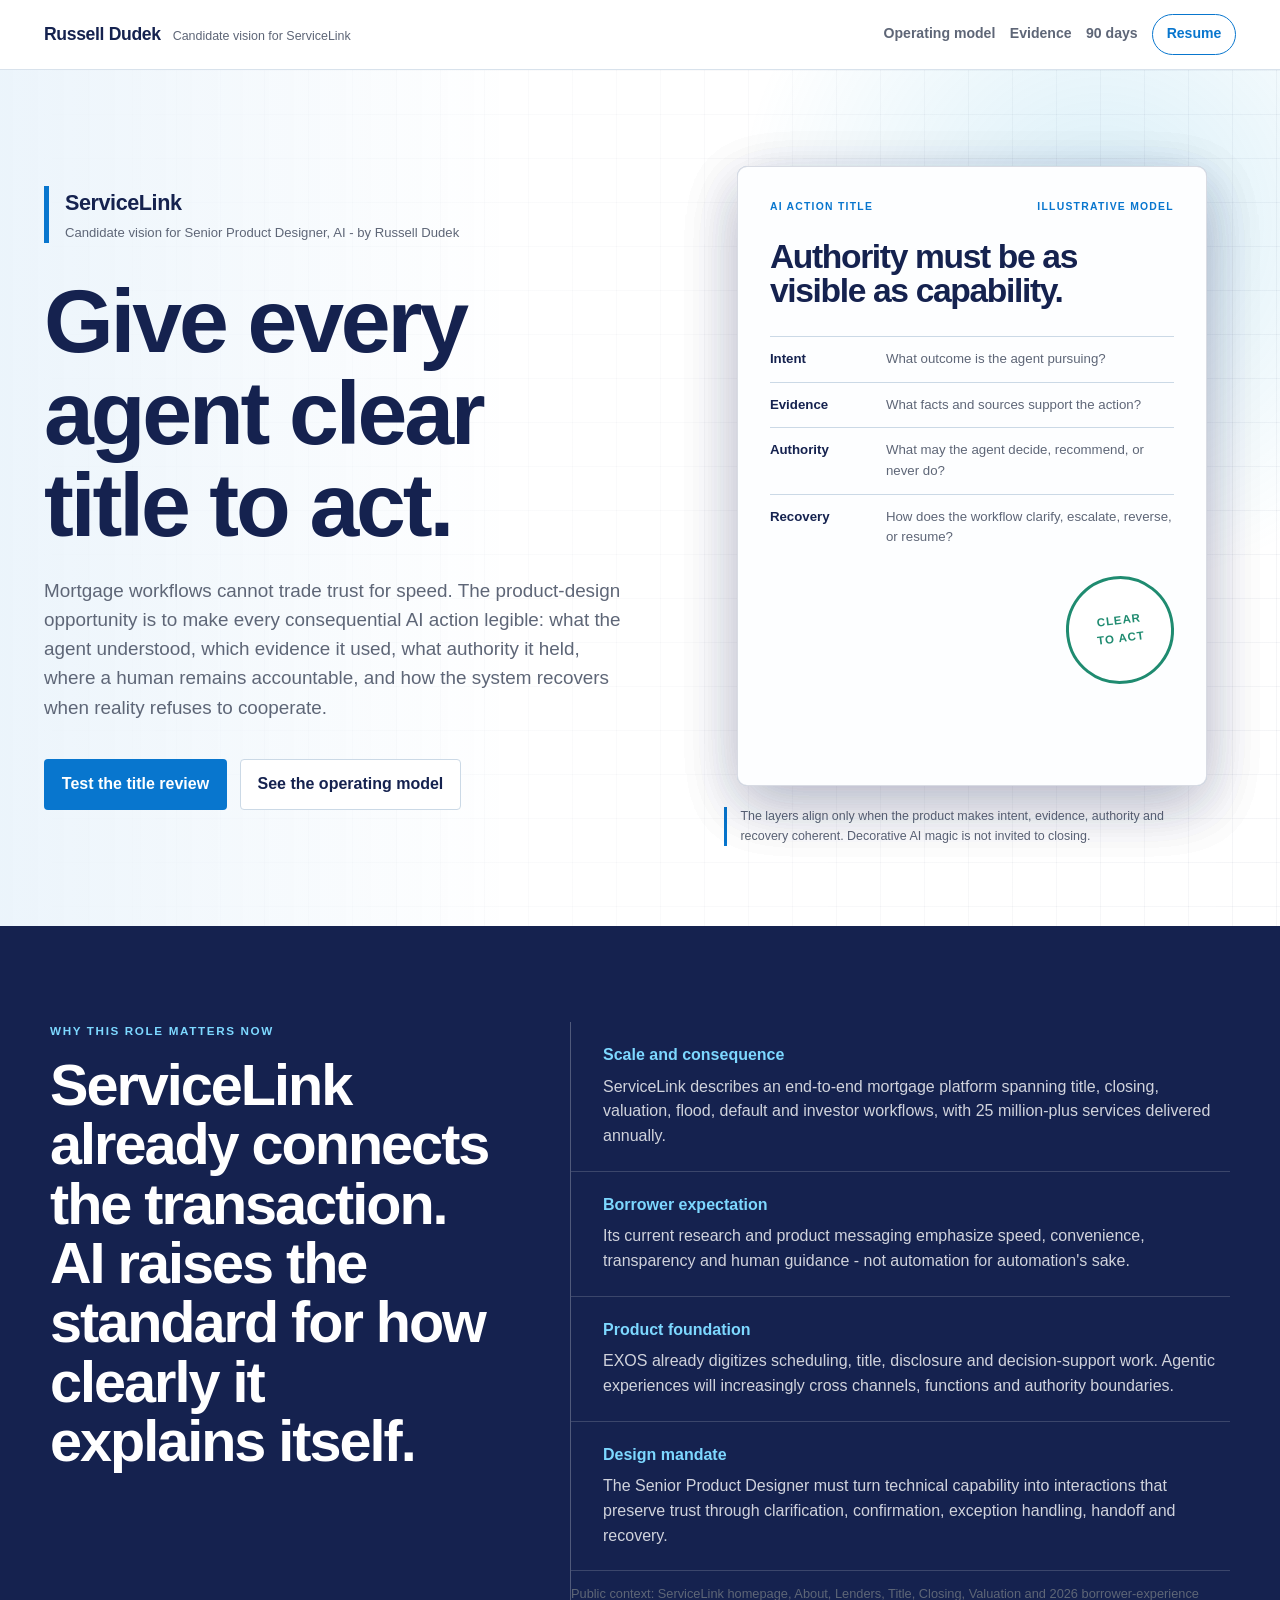
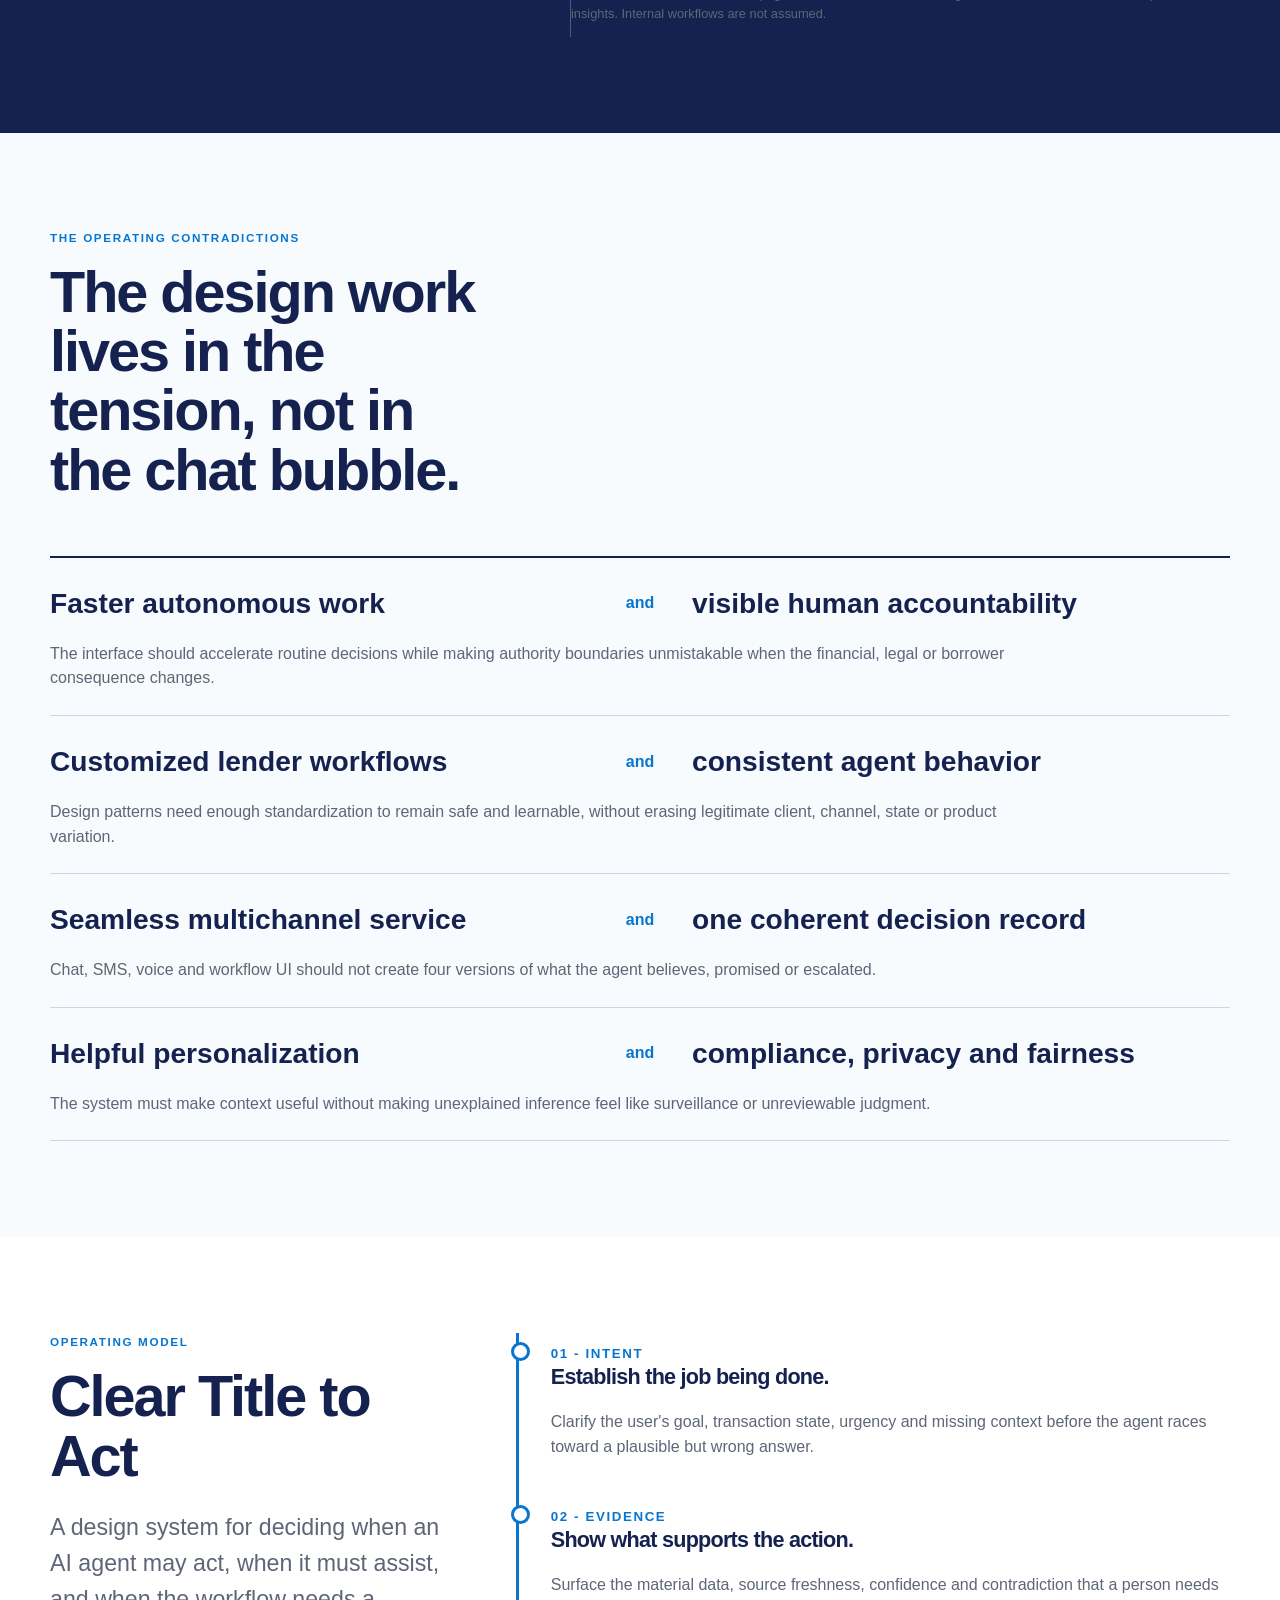
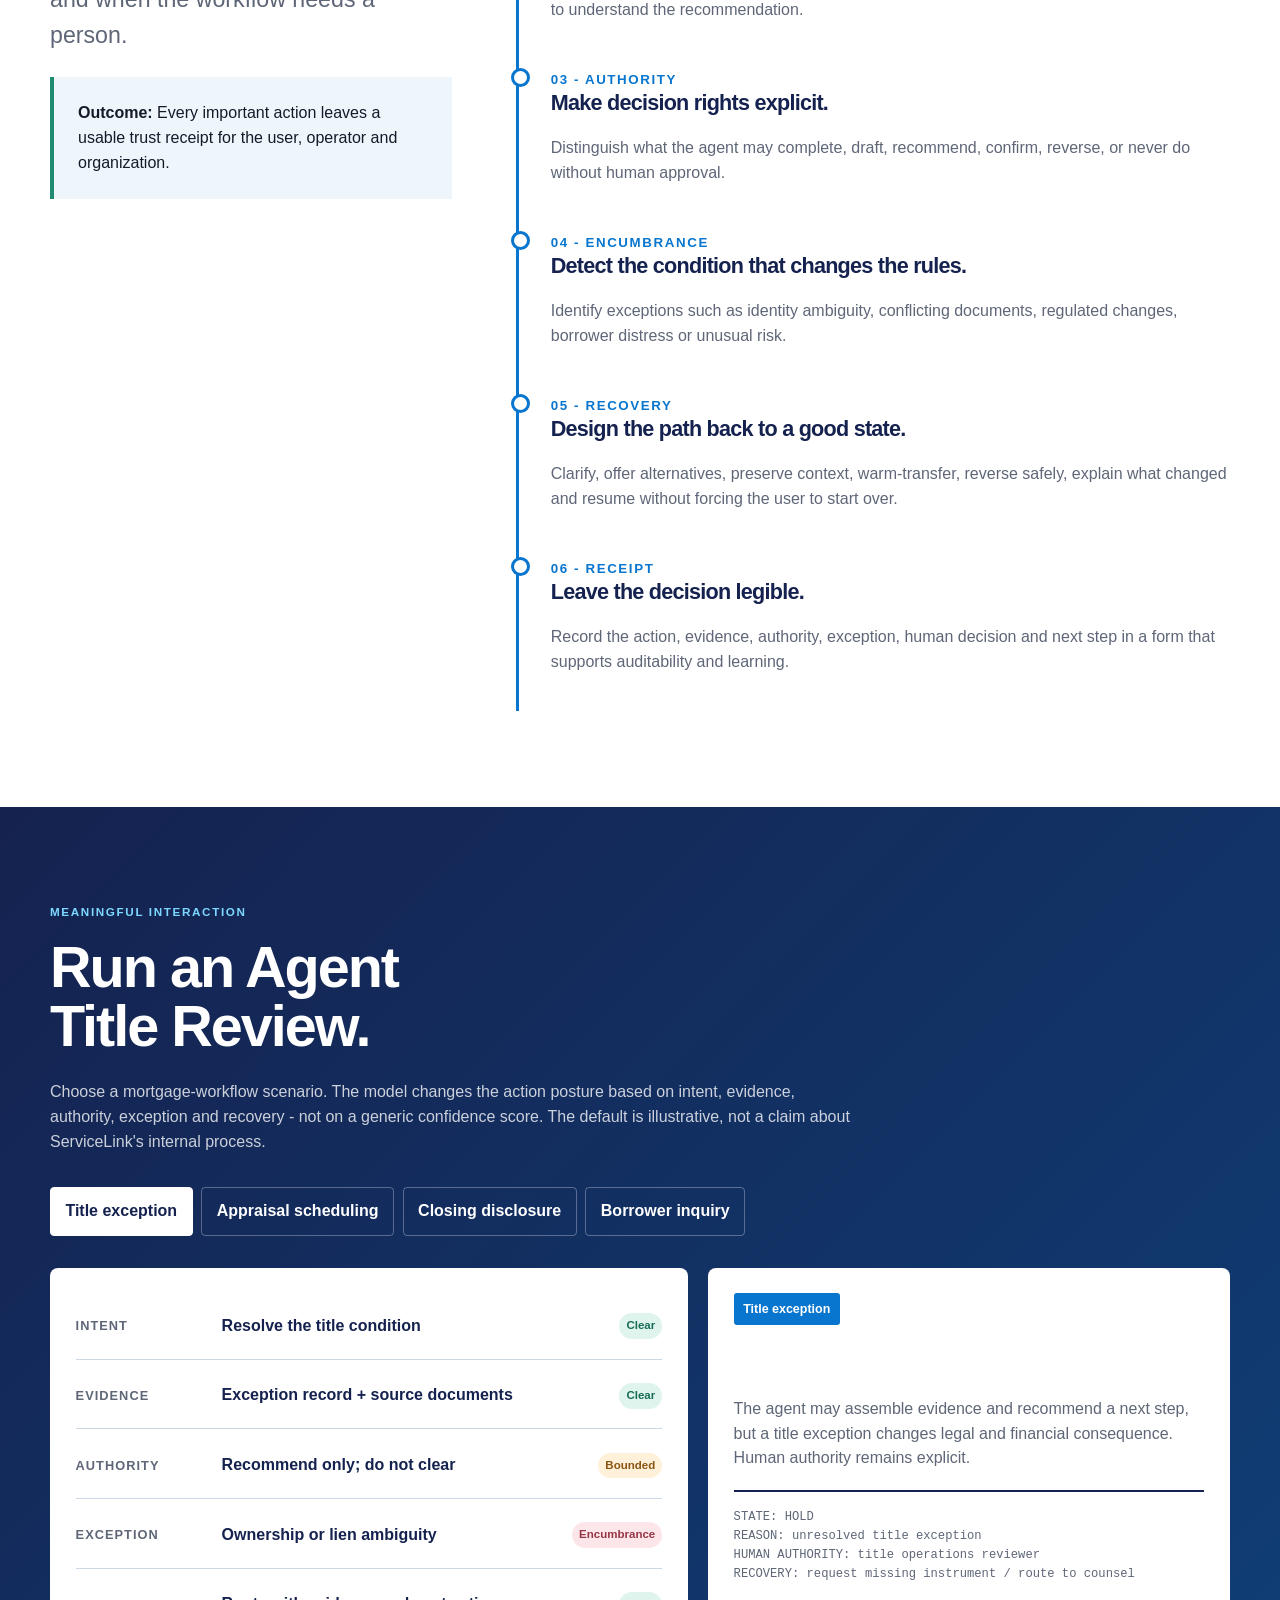
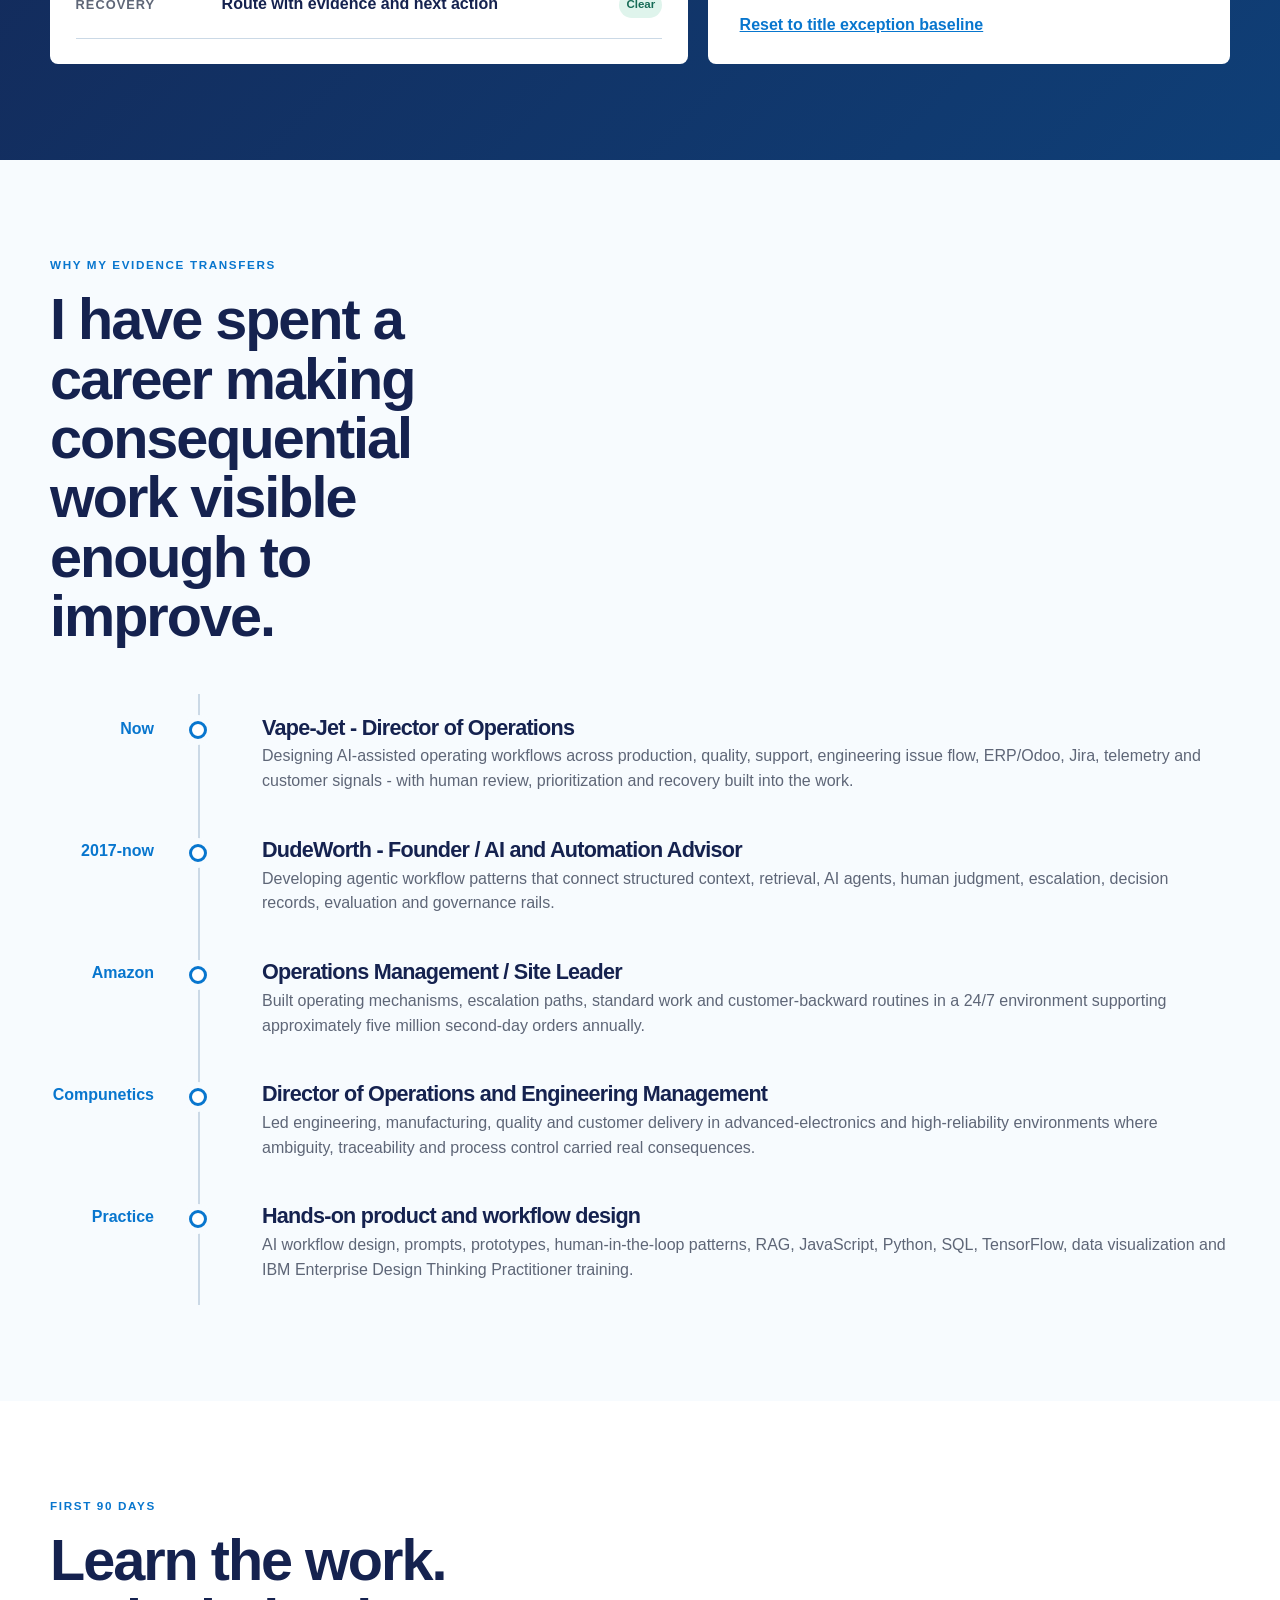
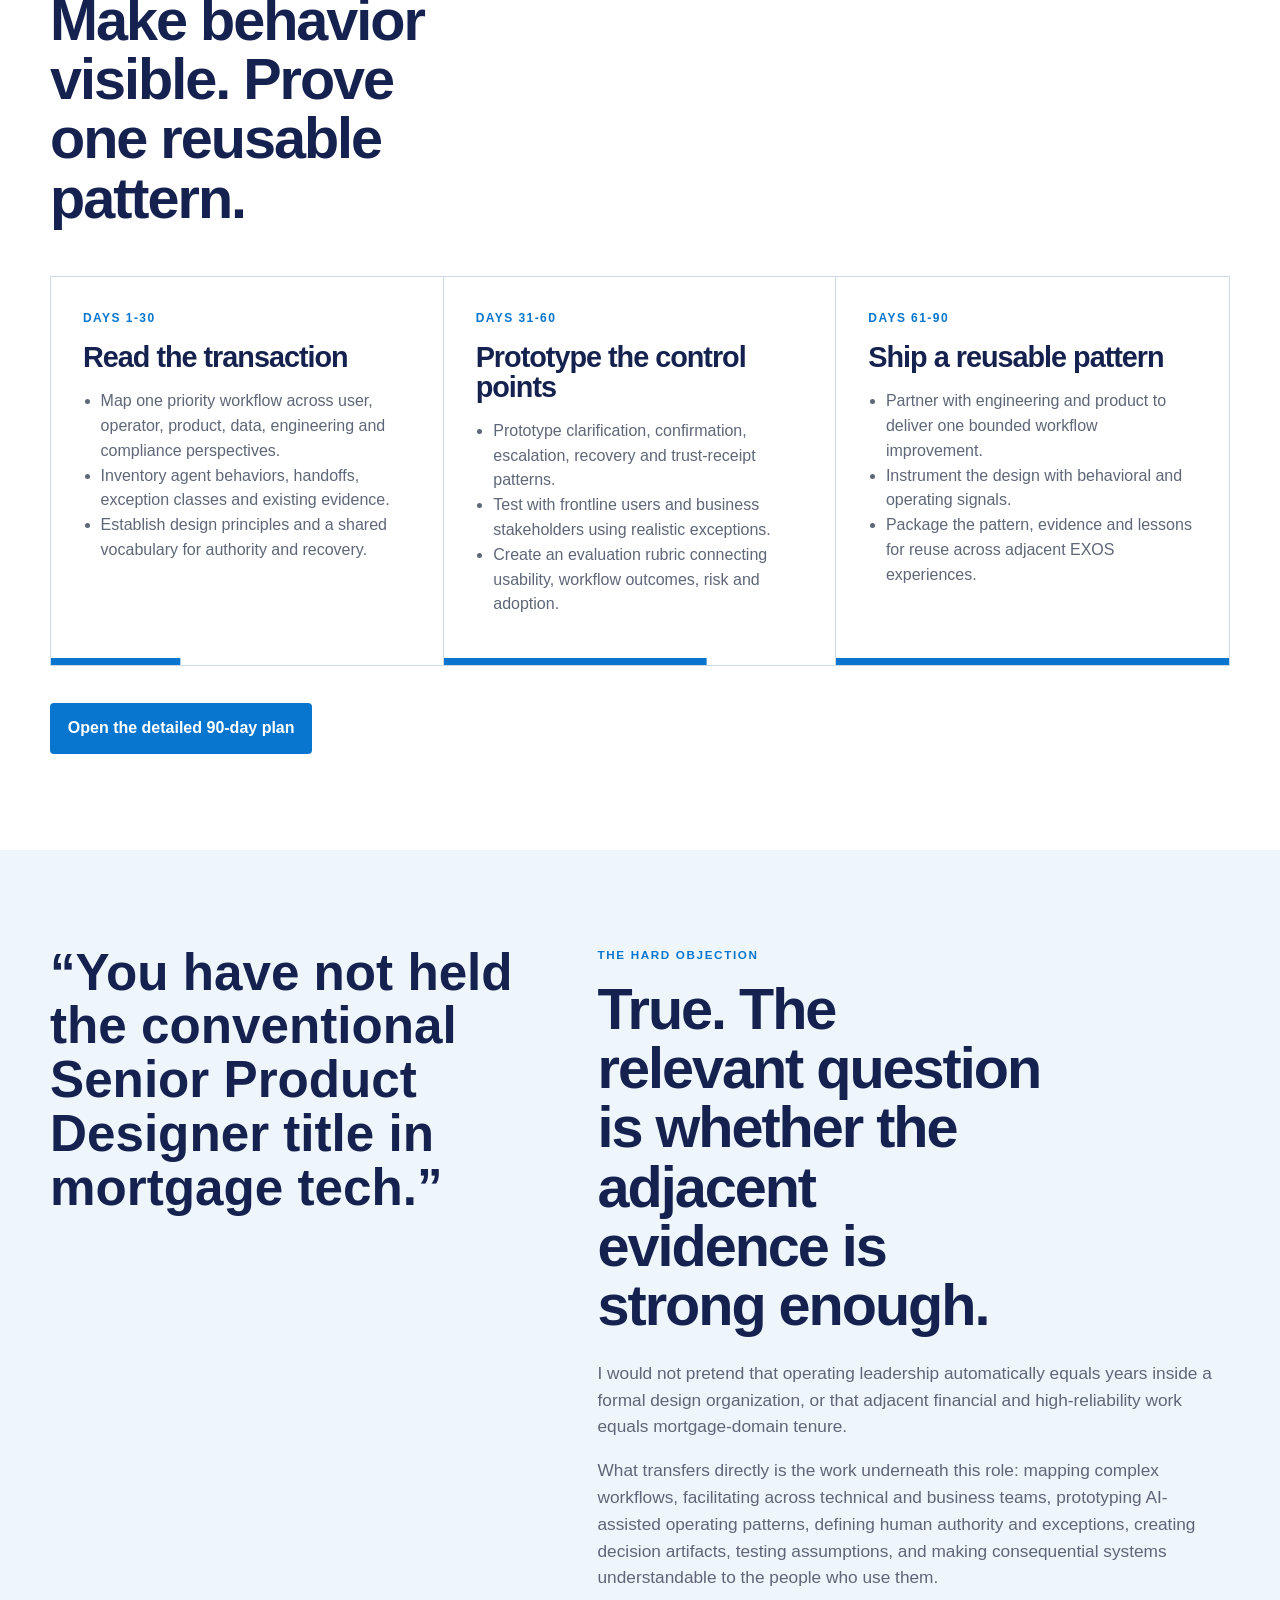
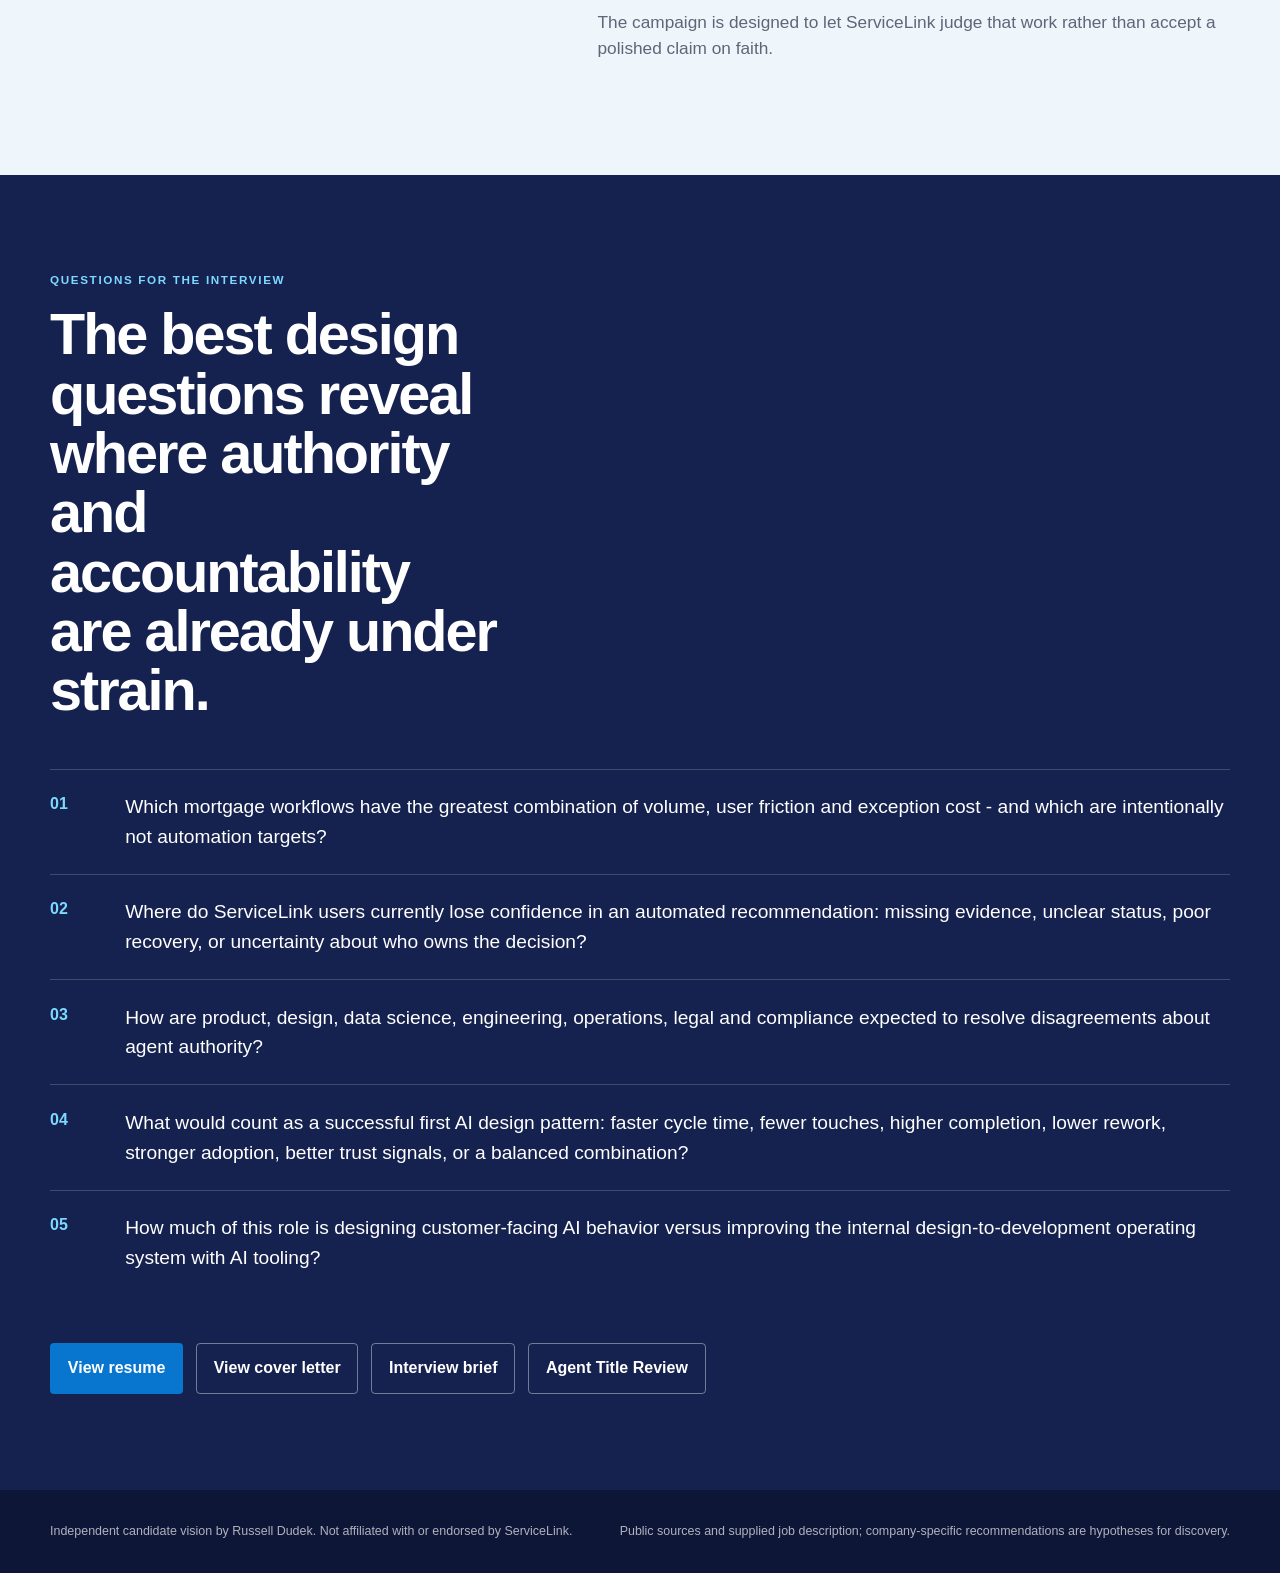
<file: index.html>
<!doctype html>
<html lang="en">
<head>
  <meta charset="utf-8">
  <meta name="viewport" content="width=device-width, initial-scale=1">
  <meta name="candidate-build" content="20260715-4">
  <meta name="description" content="Independent candidate vision by Russell Dudek for ServiceLink's Senior Product Designer, AI role.">
  <title>Russell Dudek | ServiceLink Senior Product Designer, AI</title>
  <link rel="stylesheet" href="styles.css?v=20260715-4">
  <link rel="stylesheet" href="hero-fixes.css?v=20260715-4">
</head>
<body>
<a class="skip-link" href="#main">Skip to content</a>
<header class="site-header">
  <div class="nav-wrap">
    <a class="identity" href="index.html"><strong>Russell Dudek</strong><span>Candidate vision for ServiceLink</span></a>
    <nav class="nav-links" aria-label="Primary navigation">
      <a href="#model">Operating model</a>
      <a href="#evidence">Evidence</a>
      <a href="#entry">90 days</a>
      <a class="nav-cta" href="resume.html">Resume</a>
    </nav>
  </div>
</header>
<main id="main">
  <section class="hero">
    <div class="hero-grid">
      <div class="hero-copy">
        <div class="company-lockup" aria-label="ServiceLink candidate vision">
          <strong>ServiceLink</strong>
          <span>Candidate vision for Senior Product Designer, AI - by Russell Dudek</span>
        </div>
        <h1>Give every agent clear title to act.</h1>
        <p>Mortgage workflows cannot trade trust for speed. The product-design opportunity is to make every consequential AI action legible: what the agent understood, which evidence it used, what authority it held, where a human remains accountable, and how the system recovers when reality refuses to cooperate.</p>
        <div class="hero-actions">
          <a class="button primary" href="#review">Test the title review</a>
          <a class="button secondary" href="#model">See the operating model</a>
        </div>
      </div>
      <div class="title-scene" aria-label="Animated layers align into an AI Action Title showing intent, evidence, authority and recovery">
        <div class="title-document">
          <div class="deed-layer layer-a" aria-hidden="true"></div>
          <div class="deed-layer layer-b" aria-hidden="true"></div>
          <div class="deed-layer layer-c">
            <div class="deed-topline"><span>AI Action Title</span><span>Illustrative model</span></div>
            <div class="deed-title">Authority must be as visible as capability.</div>
            <div class="deed-row"><b>Intent</b><span>What outcome is the agent pursuing?</span></div>
            <div class="deed-row"><b>Evidence</b><span>What facts and sources support the action?</span></div>
            <div class="deed-row"><b>Authority</b><span>What may the agent decide, recommend, or never do?</span></div>
            <div class="deed-row"><b>Recovery</b><span>How does the workflow clarify, escalate, reverse, or resume?</span></div>
            <div class="clear-seal">Clear<br>to act</div>
          </div>
        </div>
        <p class="scene-caption">The layers align only when the product makes intent, evidence, authority and recovery coherent. Decorative AI magic is not invited to closing.</p>
      </div>
    </div>
  </section>

  <section class="section company-moment">
    <div class="section-inner moment-grid">
      <div>
        <div class="section-label">Why this role matters now</div>
        <h2>ServiceLink already connects the transaction. AI raises the standard for how clearly it explains itself.</h2>
      </div>
      <div class="moment-lines">
        <div class="moment-line"><strong>Scale and consequence</strong><p>ServiceLink describes an end-to-end mortgage platform spanning title, closing, valuation, flood, default and investor workflows, with 25 million-plus services delivered annually.</p></div>
        <div class="moment-line"><strong>Borrower expectation</strong><p>Its current research and product messaging emphasize speed, convenience, transparency and human guidance - not automation for automation's sake.</p></div>
        <div class="moment-line"><strong>Product foundation</strong><p>EXOS already digitizes scheduling, title, disclosure and decision-support work. Agentic experiences will increasingly cross channels, functions and authority boundaries.</p></div>
        <div class="moment-line"><strong>Design mandate</strong><p>The Senior Product Designer must turn technical capability into interactions that preserve trust through clarification, confirmation, exception handling, handoff and recovery.</p></div>
        <p class="source-note">Public context: ServiceLink homepage, About, Lenders, Title, Closing, Valuation and 2026 borrower-experience insights. Internal workflows are not assumed.</p>
      </div>
    </div>
  </section>

  <section class="section tensions">
    <div class="section-inner">
      <div class="section-label">The operating contradictions</div>
      <h2>The design work lives in the tension, not in the chat bubble.</h2>
      <div class="tension-list">
        <div class="tension-row"><div class="tension-side">Faster autonomous work</div><div class="versus">and</div><div class="tension-side">visible human accountability</div><div class="tension-note">The interface should accelerate routine decisions while making authority boundaries unmistakable when the financial, legal or borrower consequence changes.</div></div>
        <div class="tension-row"><div class="tension-side">Customized lender workflows</div><div class="versus">and</div><div class="tension-side">consistent agent behavior</div><div class="tension-note">Design patterns need enough standardization to remain safe and learnable, without erasing legitimate client, channel, state or product variation.</div></div>
        <div class="tension-row"><div class="tension-side">Seamless multichannel service</div><div class="versus">and</div><div class="tension-side">one coherent decision record</div><div class="tension-note">Chat, SMS, voice and workflow UI should not create four versions of what the agent believes, promised or escalated.</div></div>
        <div class="tension-row"><div class="tension-side">Helpful personalization</div><div class="versus">and</div><div class="tension-side">compliance, privacy and fairness</div><div class="tension-note">The system must make context useful without making unexplained inference feel like surveillance or unreviewable judgment.</div></div>
      </div>
    </div>
  </section>

  <section class="section operating-model" id="model">
    <div class="section-inner model-layout">
      <div class="model-rail">
        <div class="section-label">Operating model</div>
        <h2>Clear Title to Act</h2>
        <p class="lead">A design system for deciding when an AI agent may act, when it must assist, and when the workflow needs a person.</p>
        <div class="model-result"><strong>Outcome:</strong> Every important action leaves a usable trust receipt for the user, operator and organization.</div>
      </div>
      <div class="model-sequence">
        <div class="model-step"><small>01 - INTENT</small><h3>Establish the job being done.</h3><p>Clarify the user's goal, transaction state, urgency and missing context before the agent races toward a plausible but wrong answer.</p></div>
        <div class="model-step"><small>02 - EVIDENCE</small><h3>Show what supports the action.</h3><p>Surface the material data, source freshness, confidence and contradiction that a person needs to understand the recommendation.</p></div>
        <div class="model-step"><small>03 - AUTHORITY</small><h3>Make decision rights explicit.</h3><p>Distinguish what the agent may complete, draft, recommend, confirm, reverse, or never do without human approval.</p></div>
        <div class="model-step"><small>04 - ENCUMBRANCE</small><h3>Detect the condition that changes the rules.</h3><p>Identify exceptions such as identity ambiguity, conflicting documents, regulated changes, borrower distress or unusual risk.</p></div>
        <div class="model-step"><small>05 - RECOVERY</small><h3>Design the path back to a good state.</h3><p>Clarify, offer alternatives, preserve context, warm-transfer, reverse safely, explain what changed and resume without forcing the user to start over.</p></div>
        <div class="model-step"><small>06 - RECEIPT</small><h3>Leave the decision legible.</h3><p>Record the action, evidence, authority, exception, human decision and next step in a form that supports auditability and learning.</p></div>
      </div>
    </div>
  </section>

  <section class="section lab" id="review">
    <div class="section-inner">
      <div class="section-label">Meaningful interaction</div>
      <h2>Run an Agent Title Review.</h2>
      <p class="lab-intro">Choose a mortgage-workflow scenario. The model changes the action posture based on intent, evidence, authority, exception and recovery - not on a generic confidence score. The default is illustrative, not a claim about ServiceLink's internal process.</p>
      <div class="scenario-controls" role="group" aria-label="Choose a scenario">
        <button class="scenario-button" data-scenario="title" aria-pressed="true">Title exception</button>
        <button class="scenario-button" data-scenario="appraisal" aria-pressed="false">Appraisal scheduling</button>
        <button class="scenario-button" data-scenario="closing" aria-pressed="false">Closing disclosure</button>
        <button class="scenario-button" data-scenario="borrower" aria-pressed="false">Borrower inquiry</button>
      </div>
      <div class="review-workspace">
        <div class="review-sheet" data-review-fields aria-live="polite"></div>
        <div class="decision-panel">
          <div>
            <span class="decision-badge" data-decision-badge>Title exception</span>
            <h3 data-decision-title>Human review before action</h3>
            <p data-decision-summary></p>
            <pre class="receipt" data-receipt></pre>
          </div>
          <button class="reset-button" data-reset>Reset to title exception baseline</button>
        </div>
      </div>
    </div>
  </section>

  <section class="section evidence" id="evidence">
    <div class="section-inner">
      <div class="section-label">Why my evidence transfers</div>
      <h2>I have spent a career making consequential work visible enough to improve.</h2>
      <div class="evidence-trail">
        <div class="evidence-item"><div class="evidence-year">Now</div><div class="evidence-copy"><h3>Vape-Jet - Director of Operations</h3><p>Designing AI-assisted operating workflows across production, quality, support, engineering issue flow, ERP/Odoo, Jira, telemetry and customer signals - with human review, prioritization and recovery built into the work.</p></div></div>
        <div class="evidence-item"><div class="evidence-year">2017-now</div><div class="evidence-copy"><h3>DudeWorth - Founder / AI and Automation Advisor</h3><p>Developing agentic workflow patterns that connect structured context, retrieval, AI agents, human judgment, escalation, decision records, evaluation and governance rails.</p></div></div>
        <div class="evidence-item"><div class="evidence-year">Amazon</div><div class="evidence-copy"><h3>Operations Management / Site Leader</h3><p>Built operating mechanisms, escalation paths, standard work and customer-backward routines in a 24/7 environment supporting approximately five million second-day orders annually.</p></div></div>
        <div class="evidence-item"><div class="evidence-year">Compunetics</div><div class="evidence-copy"><h3>Director of Operations and Engineering Management</h3><p>Led engineering, manufacturing, quality and customer delivery in advanced-electronics and high-reliability environments where ambiguity, traceability and process control carried real consequences.</p></div></div>
        <div class="evidence-item"><div class="evidence-year">Practice</div><div class="evidence-copy"><h3>Hands-on product and workflow design</h3><p>AI workflow design, prompts, prototypes, human-in-the-loop patterns, RAG, JavaScript, Python, SQL, TensorFlow, data visualization and IBM Enterprise Design Thinking Practitioner training.</p></div></div>
      </div>
    </div>
  </section>

  <section class="section entry" id="entry">
    <div class="section-inner">
      <div class="section-label">First 90 days</div>
      <h2>Learn the work. Make behavior visible. Prove one reusable pattern.</h2>
      <div class="entry-map">
        <div class="entry-phase"><div class="day">Days 1-30</div><h3>Read the transaction</h3><ul><li>Map one priority workflow across user, operator, product, data, engineering and compliance perspectives.</li><li>Inventory agent behaviors, handoffs, exception classes and existing evidence.</li><li>Establish design principles and a shared vocabulary for authority and recovery.</li></ul></div>
        <div class="entry-phase"><div class="day">Days 31-60</div><h3>Prototype the control points</h3><ul><li>Prototype clarification, confirmation, escalation, recovery and trust-receipt patterns.</li><li>Test with frontline users and business stakeholders using realistic exceptions.</li><li>Create an evaluation rubric connecting usability, workflow outcomes, risk and adoption.</li></ul></div>
        <div class="entry-phase"><div class="day">Days 61-90</div><h3>Ship a reusable pattern</h3><ul><li>Partner with engineering and product to deliver one bounded workflow improvement.</li><li>Instrument the design with behavioral and operating signals.</li><li>Package the pattern, evidence and lessons for reuse across adjacent EXOS experiences.</li></ul></div>
      </div>
      <div class="hero-actions"><a class="button primary" href="90-day-plan.html">Open the detailed 90-day plan</a></div>
    </div>
  </section>

  <section class="section objection">
    <div class="section-inner objection-layout">
      <div class="objection-question">“You have not held the conventional Senior Product Designer title in mortgage tech.”</div>
      <div class="objection-answer">
        <div class="section-label">The hard objection</div>
        <h2>True. The relevant question is whether the adjacent evidence is strong enough.</h2>
        <p>I would not pretend that operating leadership automatically equals years inside a formal design organization, or that adjacent financial and high-reliability work equals mortgage-domain tenure.</p>
        <p>What transfers directly is the work underneath this role: mapping complex workflows, facilitating across technical and business teams, prototyping AI-assisted operating patterns, defining human authority and exceptions, creating decision artifacts, testing assumptions, and making consequential systems understandable to the people who use them.</p>
        <p>The campaign is designed to let ServiceLink judge that work rather than accept a polished claim on faith.</p>
      </div>
    </div>
  </section>

  <section class="section questions">
    <div class="section-inner">
      <div class="section-label">Questions for the interview</div>
      <h2>The best design questions reveal where authority and accountability are already under strain.</h2>
      <div class="question-list">
        <div class="question"><p>Which mortgage workflows have the greatest combination of volume, user friction and exception cost - and which are intentionally not automation targets?</p></div>
        <div class="question"><p>Where do ServiceLink users currently lose confidence in an automated recommendation: missing evidence, unclear status, poor recovery, or uncertainty about who owns the decision?</p></div>
        <div class="question"><p>How are product, design, data science, engineering, operations, legal and compliance expected to resolve disagreements about agent authority?</p></div>
        <div class="question"><p>What would count as a successful first AI design pattern: faster cycle time, fewer touches, higher completion, lower rework, stronger adoption, better trust signals, or a balanced combination?</p></div>
        <div class="question"><p>How much of this role is designing customer-facing AI behavior versus improving the internal design-to-development operating system with AI tooling?</p></div>
      </div>
      <div class="document-actions">
        <a class="button primary" href="resume.html">View resume</a>
        <a class="button secondary" href="cover-letter.html">View cover letter</a>
        <a class="button secondary" href="interview-brief.html">Interview brief</a>
        <a class="button secondary" href="agent-title-review.html">Agent Title Review</a>
      </div>
    </div>
  </section>
</main>
<footer class="site-footer">
  <div class="footer-inner"><span>Independent candidate vision by Russell Dudek. Not affiliated with or endorsed by ServiceLink.</span><span>Public sources and supplied job description; company-specific recommendations are hypotheses for discovery.</span></div>
</footer>
<script src="app.js?v=20260715-4"></script>
</body>
</html>
</file>
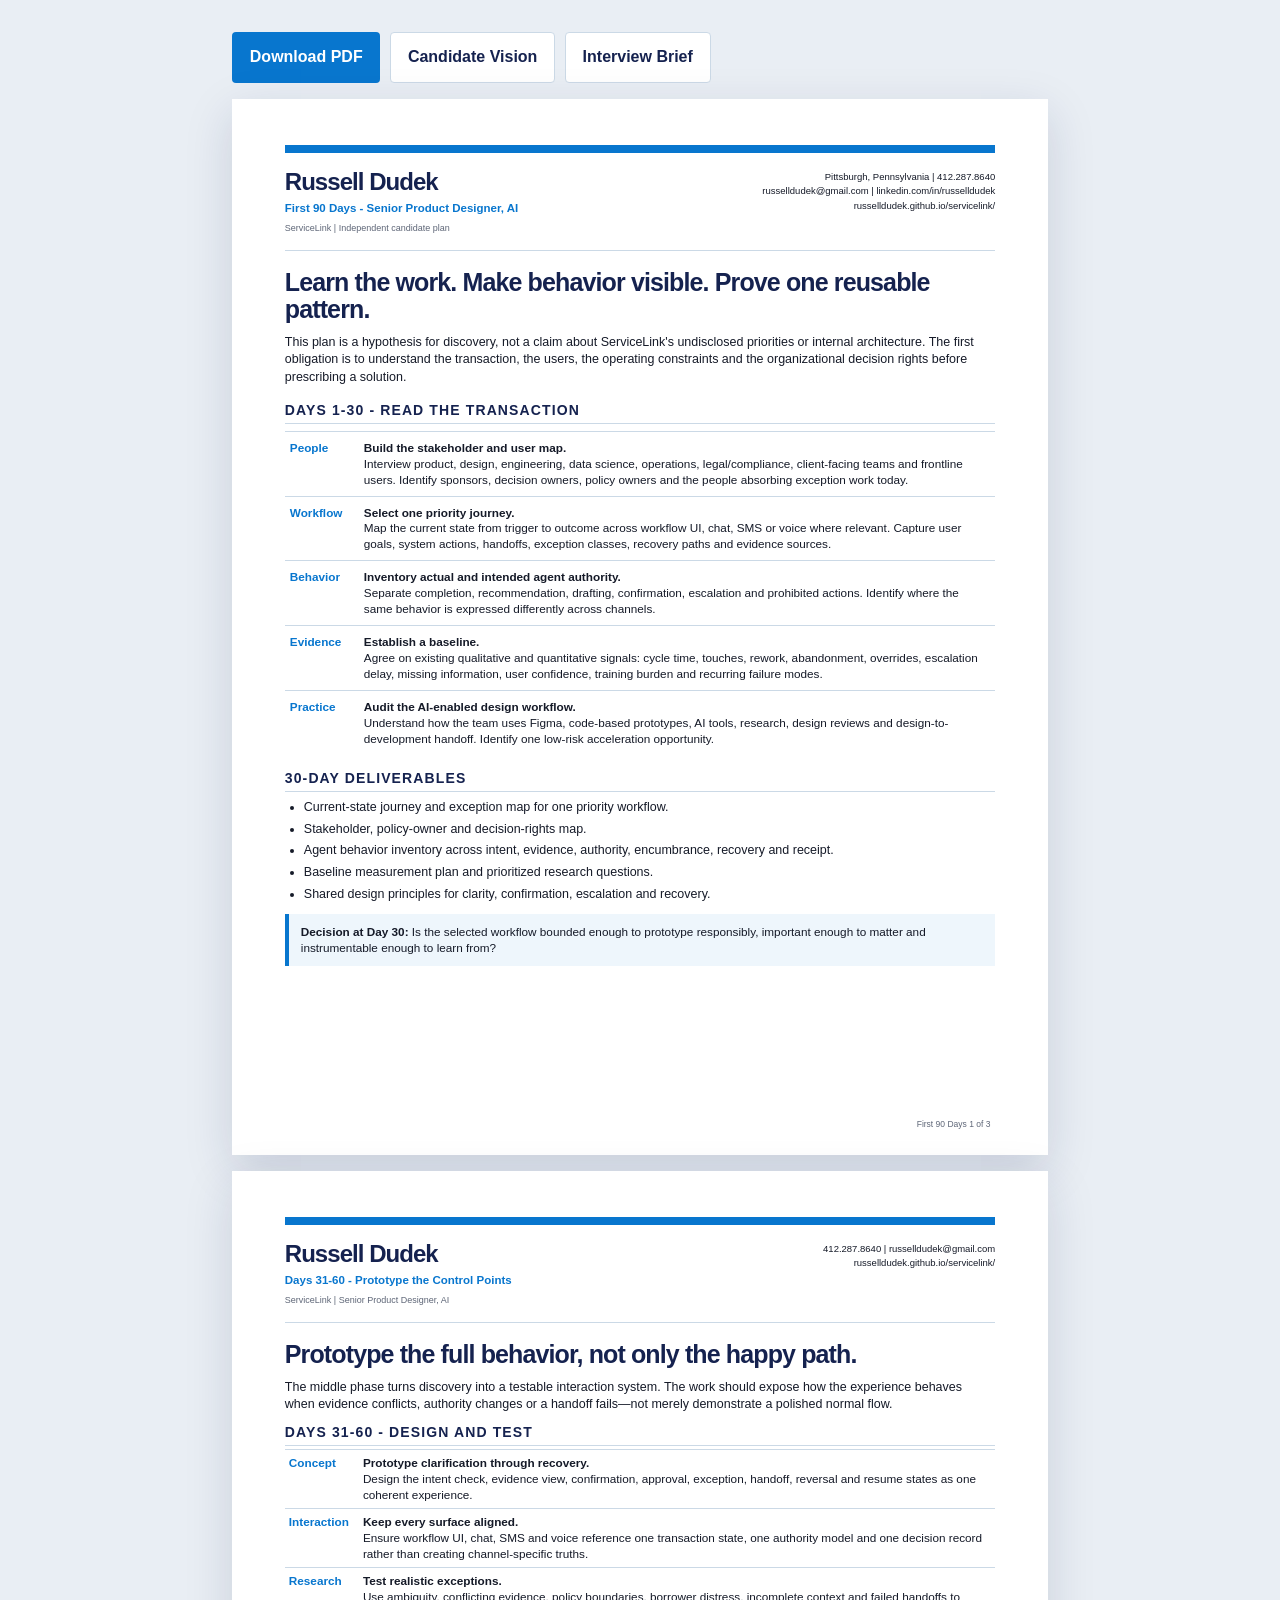
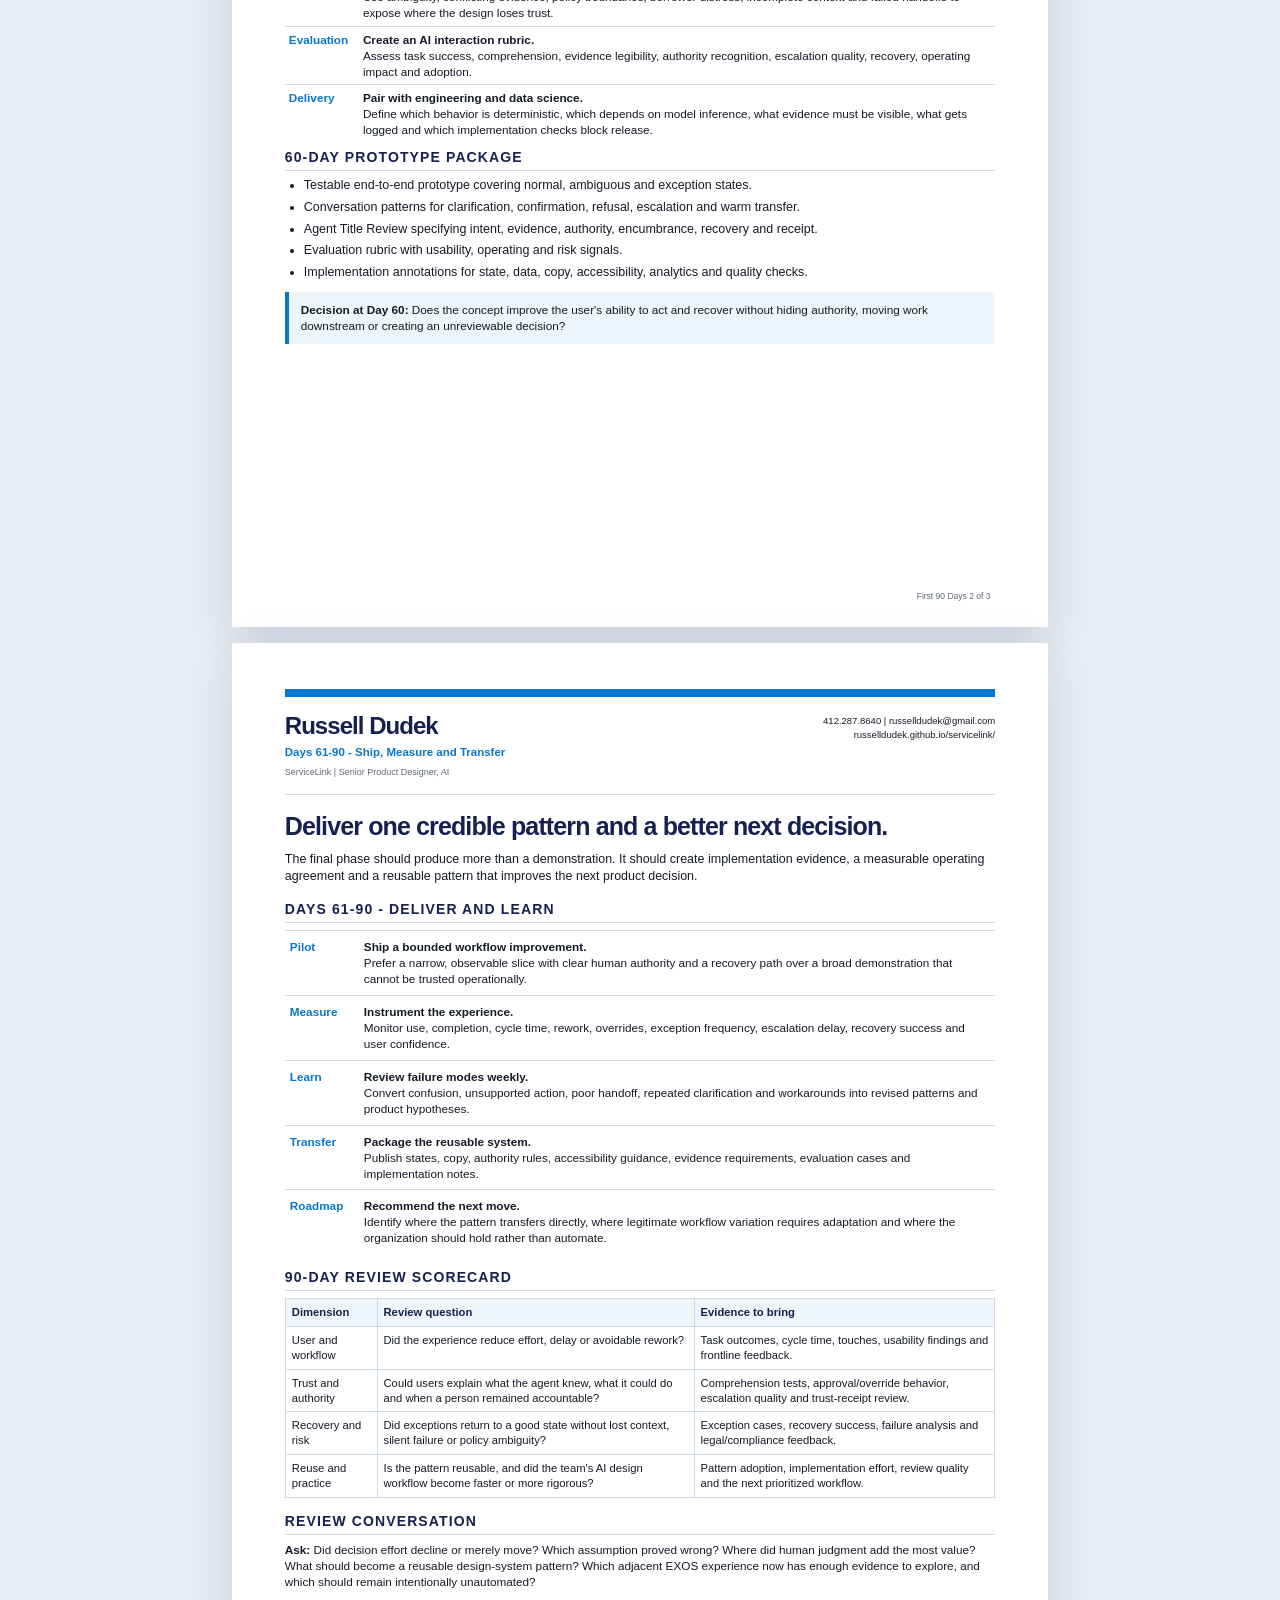
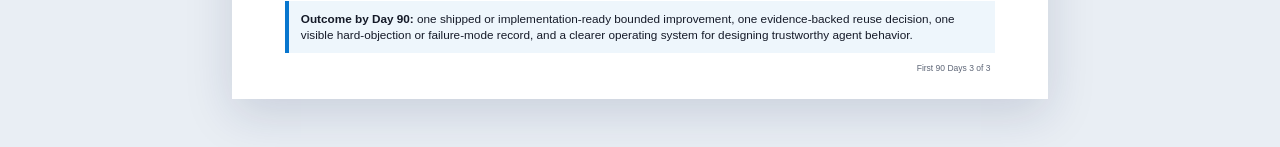
<file: 90-day-plan.html>
<!doctype html>
<html lang="en">
<head>
  <meta charset="utf-8">
  <meta name="viewport" content="width=device-width,initial-scale=1">
  <meta name="candidate-build" content="20260715-5">
  <title>ServiceLink Senior Product Designer AI - First 90 Days</title>
  <link rel="stylesheet" href="styles.css?v=20260715-5">
  <link rel="stylesheet" href="plan.css?v=20260715-5">
</head>
<body class="document-page">
  <div class="document-actions-bar" aria-label="Document actions">
    <a class="button primary" href="docs/ServiceLink-Senior-Product-Designer-AI-90-Day-Plan.pdf?v=20260715-5" download>Download PDF</a>
    <a class="button secondary" href="index.html">Candidate Vision</a>
    <a class="button secondary" href="interview-brief.html">Interview Brief</a>
  </div>

  <section class="document-sheet plan-sheet plan-page-one">
    <header class="document-header">
      <div>
        <div class="document-name">Russell Dudek</div>
        <div class="document-identity">First 90 Days - Senior Product Designer, AI</div>
        <div class="doc-company">ServiceLink | Independent candidate plan</div>
      </div>
      <div class="document-contact">Pittsburgh, Pennsylvania | 412.287.8640<br><a href="mailto:russelldudek@gmail.com">russelldudek@gmail.com</a> | <a href="https://www.linkedin.com/in/russelldudek">linkedin.com/in/russelldudek</a><br><a href="https://russelldudek.github.io/servicelink/">russelldudek.github.io/servicelink/</a></div>
    </header>
    <h1>Learn the work. Make behavior visible. Prove one reusable pattern.</h1>
    <p>This plan is a hypothesis for discovery, not a claim about ServiceLink's undisclosed priorities or internal architecture. The first obligation is to understand the transaction, the users, the operating constraints and the organizational decision rights before prescribing a solution.</p>
    <h2>Days 1-30 - Read the Transaction</h2>
    <table class="timeline-table">
      <tr><td>People</td><td><strong>Build the stakeholder and user map.</strong><br>Interview product, design, engineering, data science, operations, legal/compliance, client-facing teams and frontline users. Identify sponsors, decision owners, policy owners and the people absorbing exception work today.</td></tr>
      <tr><td>Workflow</td><td><strong>Select one priority journey.</strong><br>Map the current state from trigger to outcome across workflow UI, chat, SMS or voice where relevant. Capture user goals, system actions, handoffs, exception classes, recovery paths and evidence sources.</td></tr>
      <tr><td>Behavior</td><td><strong>Inventory actual and intended agent authority.</strong><br>Separate completion, recommendation, drafting, confirmation, escalation and prohibited actions. Identify where the same behavior is expressed differently across channels.</td></tr>
      <tr><td>Evidence</td><td><strong>Establish a baseline.</strong><br>Agree on existing qualitative and quantitative signals: cycle time, touches, rework, abandonment, overrides, escalation delay, missing information, user confidence, training burden and recurring failure modes.</td></tr>
      <tr><td>Practice</td><td><strong>Audit the AI-enabled design workflow.</strong><br>Understand how the team uses Figma, code-based prototypes, AI tools, research, design reviews and design-to-development handoff. Identify one low-risk acceleration opportunity.</td></tr>
    </table>
    <h2>30-Day Deliverables</h2>
    <ul>
      <li>Current-state journey and exception map for one priority workflow.</li>
      <li>Stakeholder, policy-owner and decision-rights map.</li>
      <li>Agent behavior inventory across intent, evidence, authority, encumbrance, recovery and receipt.</li>
      <li>Baseline measurement plan and prioritized research questions.</li>
      <li>Shared design principles for clarity, confirmation, escalation and recovery.</li>
    </ul>
    <div class="callout"><strong>Decision at Day 30:</strong> Is the selected workflow bounded enough to prototype responsibly, important enough to matter and instrumentable enough to learn from?</div>
    <div class="page-number">First 90 Days 1 of 3</div>
  </section>

  <section class="document-sheet plan-sheet plan-page-two">
    <header class="document-header">
      <div>
        <div class="document-name">Russell Dudek</div>
        <div class="document-identity">Days 31-60 - Prototype the Control Points</div>
        <div class="doc-company">ServiceLink | Senior Product Designer, AI</div>
      </div>
      <div class="document-contact">412.287.8640 | russelldudek@gmail.com<br><a href="https://russelldudek.github.io/servicelink/">russelldudek.github.io/servicelink/</a></div>
    </header>
    <h1>Prototype the full behavior, not only the happy path.</h1>
    <p>The middle phase turns discovery into a testable interaction system. The work should expose how the experience behaves when evidence conflicts, authority changes or a handoff fails—not merely demonstrate a polished normal flow.</p>
    <h2>Days 31-60 - Design and Test</h2>
    <table class="timeline-table">
      <tr><td>Concept</td><td><strong>Prototype clarification through recovery.</strong><br>Design the intent check, evidence view, confirmation, approval, exception, handoff, reversal and resume states as one coherent experience.</td></tr>
      <tr><td>Interaction</td><td><strong>Keep every surface aligned.</strong><br>Ensure workflow UI, chat, SMS and voice reference one transaction state, one authority model and one decision record rather than creating channel-specific truths.</td></tr>
      <tr><td>Research</td><td><strong>Test realistic exceptions.</strong><br>Use ambiguity, conflicting evidence, policy boundaries, borrower distress, incomplete context and failed handoffs to expose where the design loses trust.</td></tr>
      <tr><td>Evaluation</td><td><strong>Create an AI interaction rubric.</strong><br>Assess task success, comprehension, evidence legibility, authority recognition, escalation quality, recovery, operating impact and adoption.</td></tr>
      <tr><td>Delivery</td><td><strong>Pair with engineering and data science.</strong><br>Define which behavior is deterministic, which depends on model inference, what evidence must be visible, what gets logged and which implementation checks block release.</td></tr>
    </table>
    <h2>60-Day Prototype Package</h2>
    <ul>
      <li>Testable end-to-end prototype covering normal, ambiguous and exception states.</li>
      <li>Conversation patterns for clarification, confirmation, refusal, escalation and warm transfer.</li>
      <li>Agent Title Review specifying intent, evidence, authority, encumbrance, recovery and receipt.</li>
      <li>Evaluation rubric with usability, operating and risk signals.</li>
      <li>Implementation annotations for state, data, copy, accessibility, analytics and quality checks.</li>
    </ul>
    <div class="callout"><strong>Decision at Day 60:</strong> Does the concept improve the user's ability to act and recover without hiding authority, moving work downstream or creating an unreviewable decision?</div>
    <div class="page-number">First 90 Days 2 of 3</div>
  </section>

  <section class="document-sheet plan-sheet plan-page-three">
    <header class="document-header">
      <div>
        <div class="document-name">Russell Dudek</div>
        <div class="document-identity">Days 61-90 - Ship, Measure and Transfer</div>
        <div class="doc-company">ServiceLink | Senior Product Designer, AI</div>
      </div>
      <div class="document-contact">412.287.8640 | russelldudek@gmail.com<br><a href="https://russelldudek.github.io/servicelink/">russelldudek.github.io/servicelink/</a></div>
    </header>
    <h1>Deliver one credible pattern and a better next decision.</h1>
    <p>The final phase should produce more than a demonstration. It should create implementation evidence, a measurable operating agreement and a reusable pattern that improves the next product decision.</p>
    <h2>Days 61-90 - Deliver and Learn</h2>
    <table class="timeline-table">
      <tr><td>Pilot</td><td><strong>Ship a bounded workflow improvement.</strong><br>Prefer a narrow, observable slice with clear human authority and a recovery path over a broad demonstration that cannot be trusted operationally.</td></tr>
      <tr><td>Measure</td><td><strong>Instrument the experience.</strong><br>Monitor use, completion, cycle time, rework, overrides, exception frequency, escalation delay, recovery success and user confidence.</td></tr>
      <tr><td>Learn</td><td><strong>Review failure modes weekly.</strong><br>Convert confusion, unsupported action, poor handoff, repeated clarification and workarounds into revised patterns and product hypotheses.</td></tr>
      <tr><td>Transfer</td><td><strong>Package the reusable system.</strong><br>Publish states, copy, authority rules, accessibility guidance, evidence requirements, evaluation cases and implementation notes.</td></tr>
      <tr><td>Roadmap</td><td><strong>Recommend the next move.</strong><br>Identify where the pattern transfers directly, where legitimate workflow variation requires adaptation and where the organization should hold rather than automate.</td></tr>
    </table>
    <h2>90-Day Review Scorecard</h2>
    <table class="metric-table">
      <tr><th>Dimension</th><th>Review question</th><th>Evidence to bring</th></tr>
      <tr><td>User and workflow</td><td>Did the experience reduce effort, delay or avoidable rework?</td><td>Task outcomes, cycle time, touches, usability findings and frontline feedback.</td></tr>
      <tr><td>Trust and authority</td><td>Could users explain what the agent knew, what it could do and when a person remained accountable?</td><td>Comprehension tests, approval/override behavior, escalation quality and trust-receipt review.</td></tr>
      <tr><td>Recovery and risk</td><td>Did exceptions return to a good state without lost context, silent failure or policy ambiguity?</td><td>Exception cases, recovery success, failure analysis and legal/compliance feedback.</td></tr>
      <tr><td>Reuse and practice</td><td>Is the pattern reusable, and did the team's AI design workflow become faster or more rigorous?</td><td>Pattern adoption, implementation effort, review quality and the next prioritized workflow.</td></tr>
    </table>
    <h2>Review Conversation</h2>
    <p class="review-summary"><strong>Ask:</strong> Did decision effort decline or merely move? Which assumption proved wrong? Where did human judgment add the most value? What should become a reusable design-system pattern? Which adjacent EXOS experience now has enough evidence to explore, and which should remain intentionally unautomated?</p>
    <div class="callout"><strong>Outcome by Day 90:</strong> one shipped or implementation-ready bounded improvement, one evidence-backed reuse decision, one visible hard-objection or failure-mode record, and a clearer operating system for designing trustworthy agent behavior.</div>
    <div class="page-number">First 90 Days 3 of 3</div>
  </section>
</body>
</html>
</file>
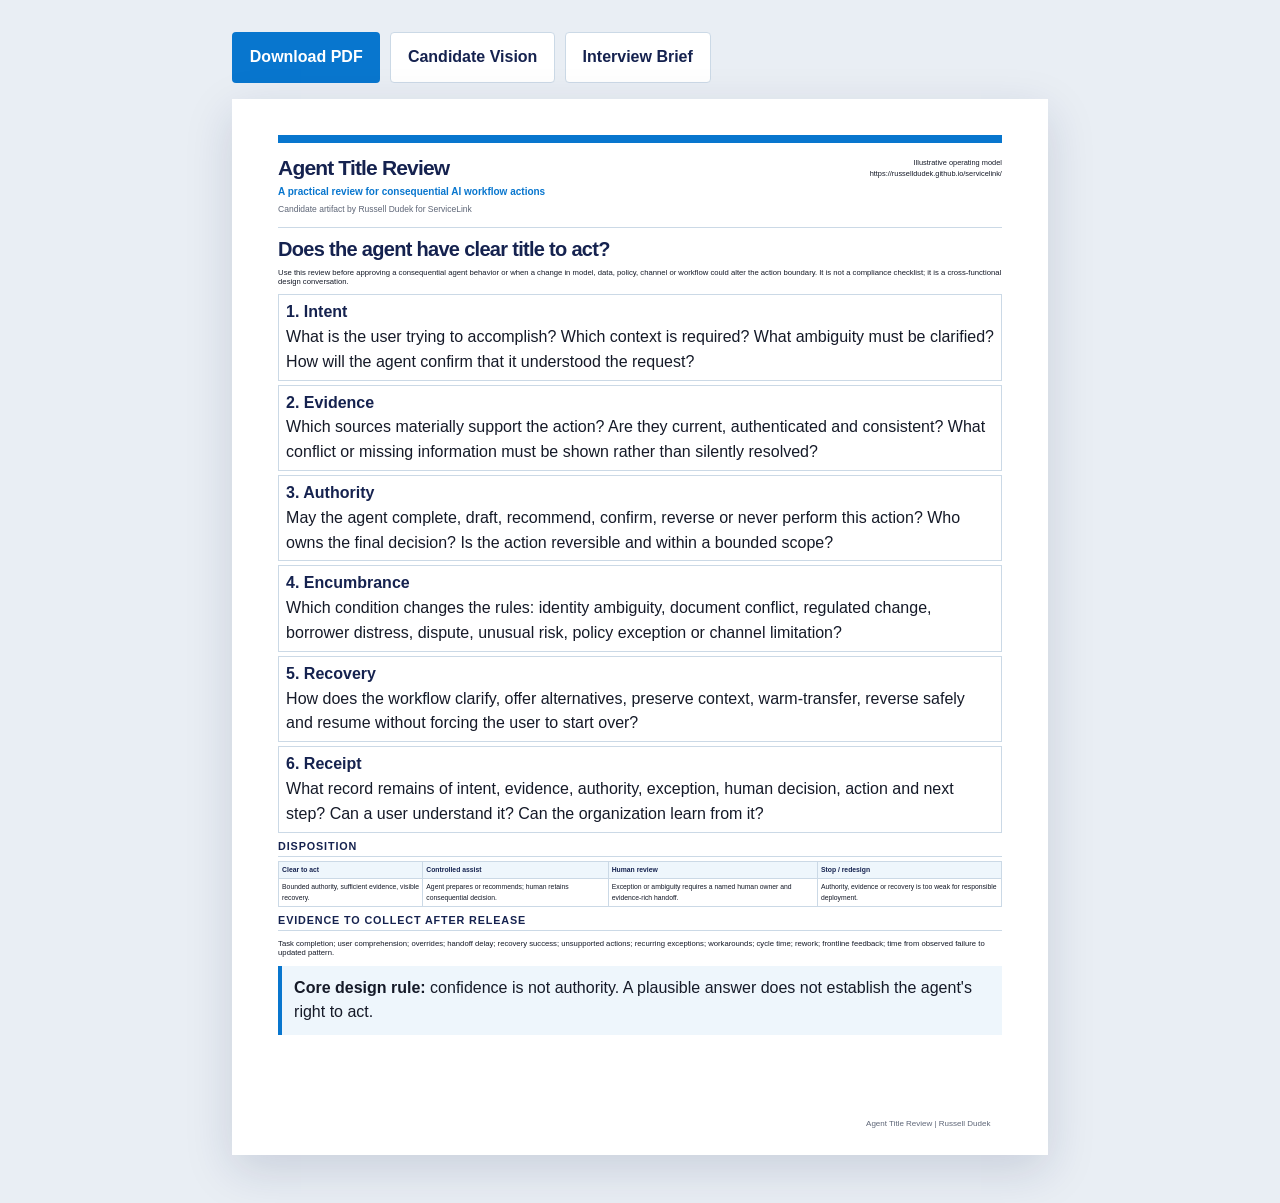
<file: agent-title-review.html>
<!doctype html>
<html lang="en"><head><meta charset="utf-8"><meta name="viewport" content="width=device-width,initial-scale=1"><title>Agent Title Review - ServiceLink Candidate Artifact</title><link rel="stylesheet" href="styles.css?v=20260715-4"></head>
<body class="document-page">
<div class="document-actions-bar"><a class="button primary" href="docs/ServiceLink-Agent-Title-Review.pdf?v=20260715-4" download>Download PDF</a><a class="button secondary" href="index.html">Candidate Vision</a><a class="button secondary" href="interview-brief.html">Interview Brief</a></div>
<section class="document-sheet ultra-compact">
<header class="document-header"><div><div class="document-name">Agent Title Review</div><div class="document-identity">A practical review for consequential AI workflow actions</div><div class="doc-company">Candidate artifact by Russell Dudek for ServiceLink</div></div><div class="document-contact">Illustrative operating model<br><a href="https://russelldudek.github.io/servicelink/">https://russelldudek.github.io/servicelink/</a></div></header>
<h1>Does the agent have clear title to act?</h1>
<p>Use this review before approving a consequential agent behavior or when a change in model, data, policy, channel or workflow could alter the action boundary. It is not a compliance checklist; it is a cross-functional design conversation.</p>
<div class="review-card"><b>1. Intent</b><br>What is the user trying to accomplish? Which context is required? What ambiguity must be clarified? How will the agent confirm that it understood the request?</div>
<div class="review-card"><b>2. Evidence</b><br>Which sources materially support the action? Are they current, authenticated and consistent? What conflict or missing information must be shown rather than silently resolved?</div>
<div class="review-card"><b>3. Authority</b><br>May the agent complete, draft, recommend, confirm, reverse or never perform this action? Who owns the final decision? Is the action reversible and within a bounded scope?</div>
<div class="review-card"><b>4. Encumbrance</b><br>Which condition changes the rules: identity ambiguity, document conflict, regulated change, borrower distress, dispute, unusual risk, policy exception or channel limitation?</div>
<div class="review-card"><b>5. Recovery</b><br>How does the workflow clarify, offer alternatives, preserve context, warm-transfer, reverse safely and resume without forcing the user to start over?</div>
<div class="review-card"><b>6. Receipt</b><br>What record remains of intent, evidence, authority, exception, human decision, action and next step? Can a user understand it? Can the organization learn from it?</div>
<h2>Disposition</h2>
<table class="metric-table"><tr><th>Clear to act</th><th>Controlled assist</th><th>Human review</th><th>Stop / redesign</th></tr><tr><td>Bounded authority, sufficient evidence, visible recovery.</td><td>Agent prepares or recommends; human retains consequential decision.</td><td>Exception or ambiguity requires a named human owner and evidence-rich handoff.</td><td>Authority, evidence or recovery is too weak for responsible deployment.</td></tr></table>
<h2>Evidence to collect after release</h2><p>Task completion; user comprehension; overrides; handoff delay; recovery success; unsupported actions; recurring exceptions; workarounds; cycle time; rework; frontline feedback; time from observed failure to updated pattern.</p>
<div class="callout"><strong>Core design rule:</strong> confidence is not authority. A plausible answer does not establish the agent's right to act.</div>
<div class="page-number">Agent Title Review | Russell Dudek</div>
</section></body></html>
</file>
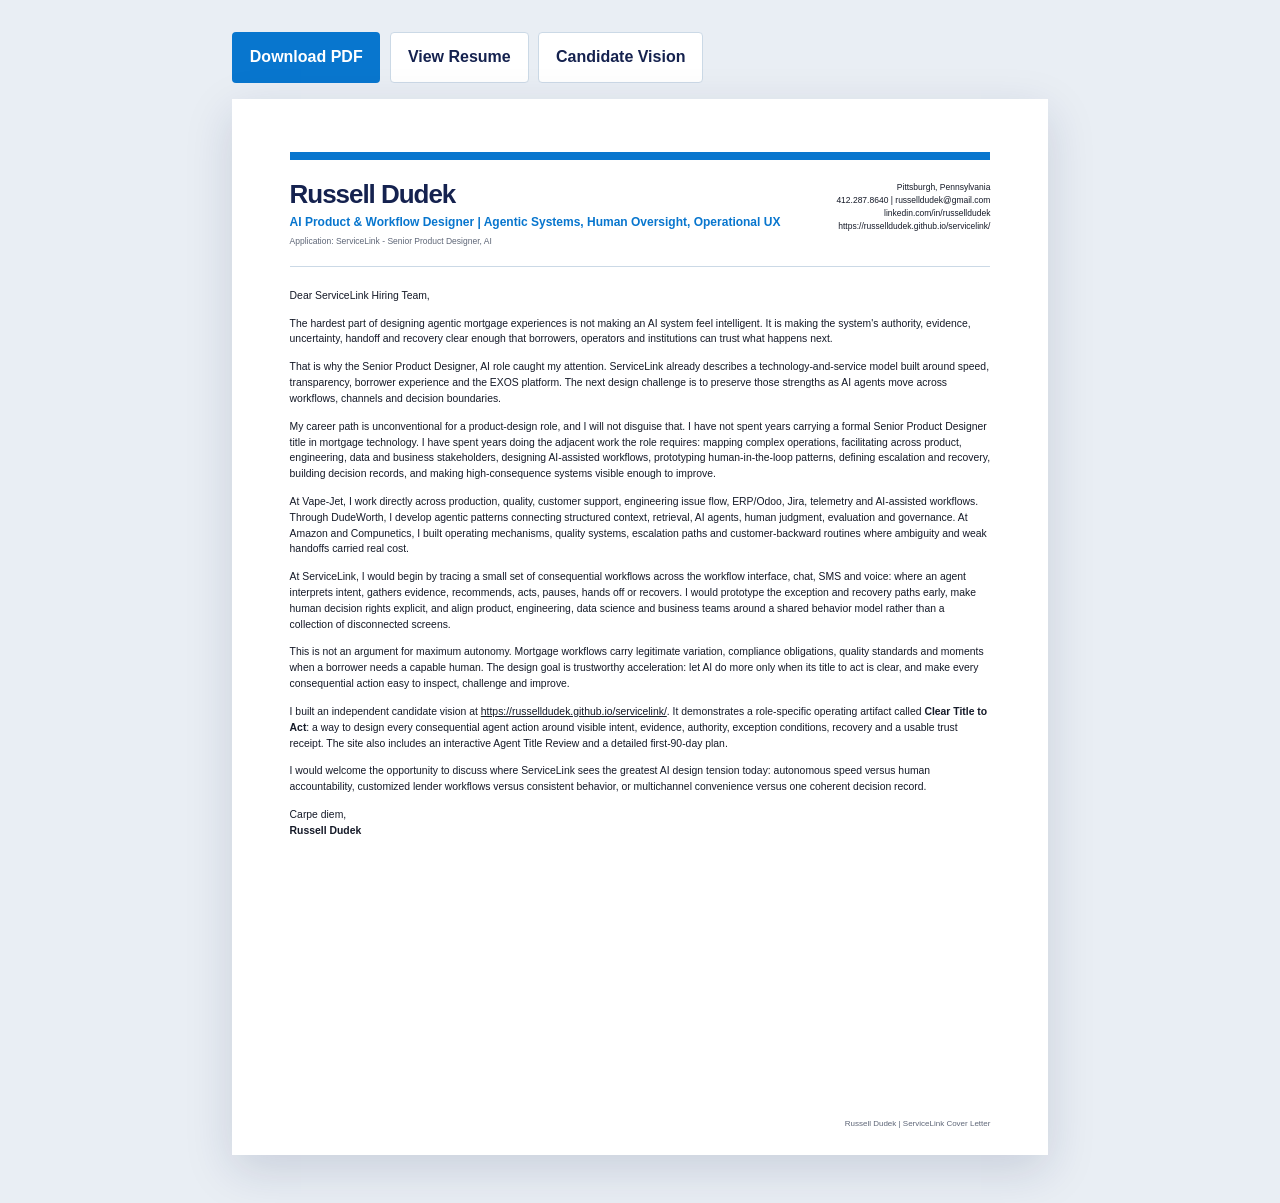
<file: cover-letter.html>
<!doctype html>
<html lang="en">
<head>
  <meta charset="utf-8"><meta name="viewport" content="width=device-width,initial-scale=1">
  <title>Russell Dudek - ServiceLink Cover Letter</title>
  <link rel="stylesheet" href="styles.css?v=20260715-4">
</head>
<body class="document-page">
  <div class="document-actions-bar" aria-label="Document actions">
    <a class="button primary" href="docs/Russell-Dudek-ServiceLink-Cover-Letter.pdf?v=20260715-4" download>Download PDF</a>
    <a class="button secondary" href="resume.html">View Resume</a>
    <a class="button secondary" href="index.html">Candidate Vision</a>
  </div>
  <section class="document-sheet">
    <header class="document-header">
      <div>
        <div class="document-name">Russell Dudek</div>
        <div class="document-identity">AI Product & Workflow Designer | Agentic Systems, Human Oversight, Operational UX</div>
        <div class="doc-company">Application: ServiceLink - Senior Product Designer, AI</div>
      </div>
      <div class="document-contact">
        Pittsburgh, Pennsylvania<br>
        <a href="tel:+14122878640">412.287.8640</a> | <a href="mailto:russelldudek@gmail.com">russelldudek@gmail.com</a><br>
        <a href="https://www.linkedin.com/in/russelldudek">linkedin.com/in/russelldudek</a><br>
        <a href="https://russelldudek.github.io/servicelink/">https://russelldudek.github.io/servicelink/</a>
      </div>
    </header>

    <div class="cover-body">
      <p>Dear ServiceLink Hiring Team,</p>

      <p>The hardest part of designing agentic mortgage experiences is not making an AI system feel intelligent. It is making the system's authority, evidence, uncertainty, handoff and recovery clear enough that borrowers, operators and institutions can trust what happens next.</p>

      <p>That is why the Senior Product Designer, AI role caught my attention. ServiceLink already describes a technology-and-service model built around speed, transparency, borrower experience and the EXOS platform. The next design challenge is to preserve those strengths as AI agents move across workflows, channels and decision boundaries.</p>

      <p>My career path is unconventional for a product-design role, and I will not disguise that. I have not spent years carrying a formal Senior Product Designer title in mortgage technology. I have spent years doing the adjacent work the role requires: mapping complex operations, facilitating across product, engineering, data and business stakeholders, designing AI-assisted workflows, prototyping human-in-the-loop patterns, defining escalation and recovery, building decision records, and making high-consequence systems visible enough to improve.</p>

      <p>At Vape-Jet, I work directly across production, quality, customer support, engineering issue flow, ERP/Odoo, Jira, telemetry and AI-assisted workflows. Through DudeWorth, I develop agentic patterns connecting structured context, retrieval, AI agents, human judgment, evaluation and governance. At Amazon and Compunetics, I built operating mechanisms, quality systems, escalation paths and customer-backward routines where ambiguity and weak handoffs carried real cost.</p>

      <p>At ServiceLink, I would begin by tracing a small set of consequential workflows across the workflow interface, chat, SMS and voice: where an agent interprets intent, gathers evidence, recommends, acts, pauses, hands off or recovers. I would prototype the exception and recovery paths early, make human decision rights explicit, and align product, engineering, data science and business teams around a shared behavior model rather than a collection of disconnected screens.</p>

      <p>This is not an argument for maximum autonomy. Mortgage workflows carry legitimate variation, compliance obligations, quality standards and moments when a borrower needs a capable human. The design goal is trustworthy acceleration: let AI do more only when its title to act is clear, and make every consequential action easy to inspect, challenge and improve.</p>

      <p>I built an independent candidate vision at <a href="https://russelldudek.github.io/servicelink/">https://russelldudek.github.io/servicelink/</a>. It demonstrates a role-specific operating artifact called <strong>Clear Title to Act</strong>: a way to design every consequential agent action around visible intent, evidence, authority, exception conditions, recovery and a usable trust receipt. The site also includes an interactive Agent Title Review and a detailed first-90-day plan.</p>

      <p>I would welcome the opportunity to discuss where ServiceLink sees the greatest AI design tension today: autonomous speed versus human accountability, customized lender workflows versus consistent behavior, or multichannel convenience versus one coherent decision record.</p>

      <p class="signature">Carpe diem,<br><strong>Russell Dudek</strong></p>
    </div>
    <div class="page-number">Russell Dudek | ServiceLink Cover Letter</div>
  </section>
</body>
</html>
</file>
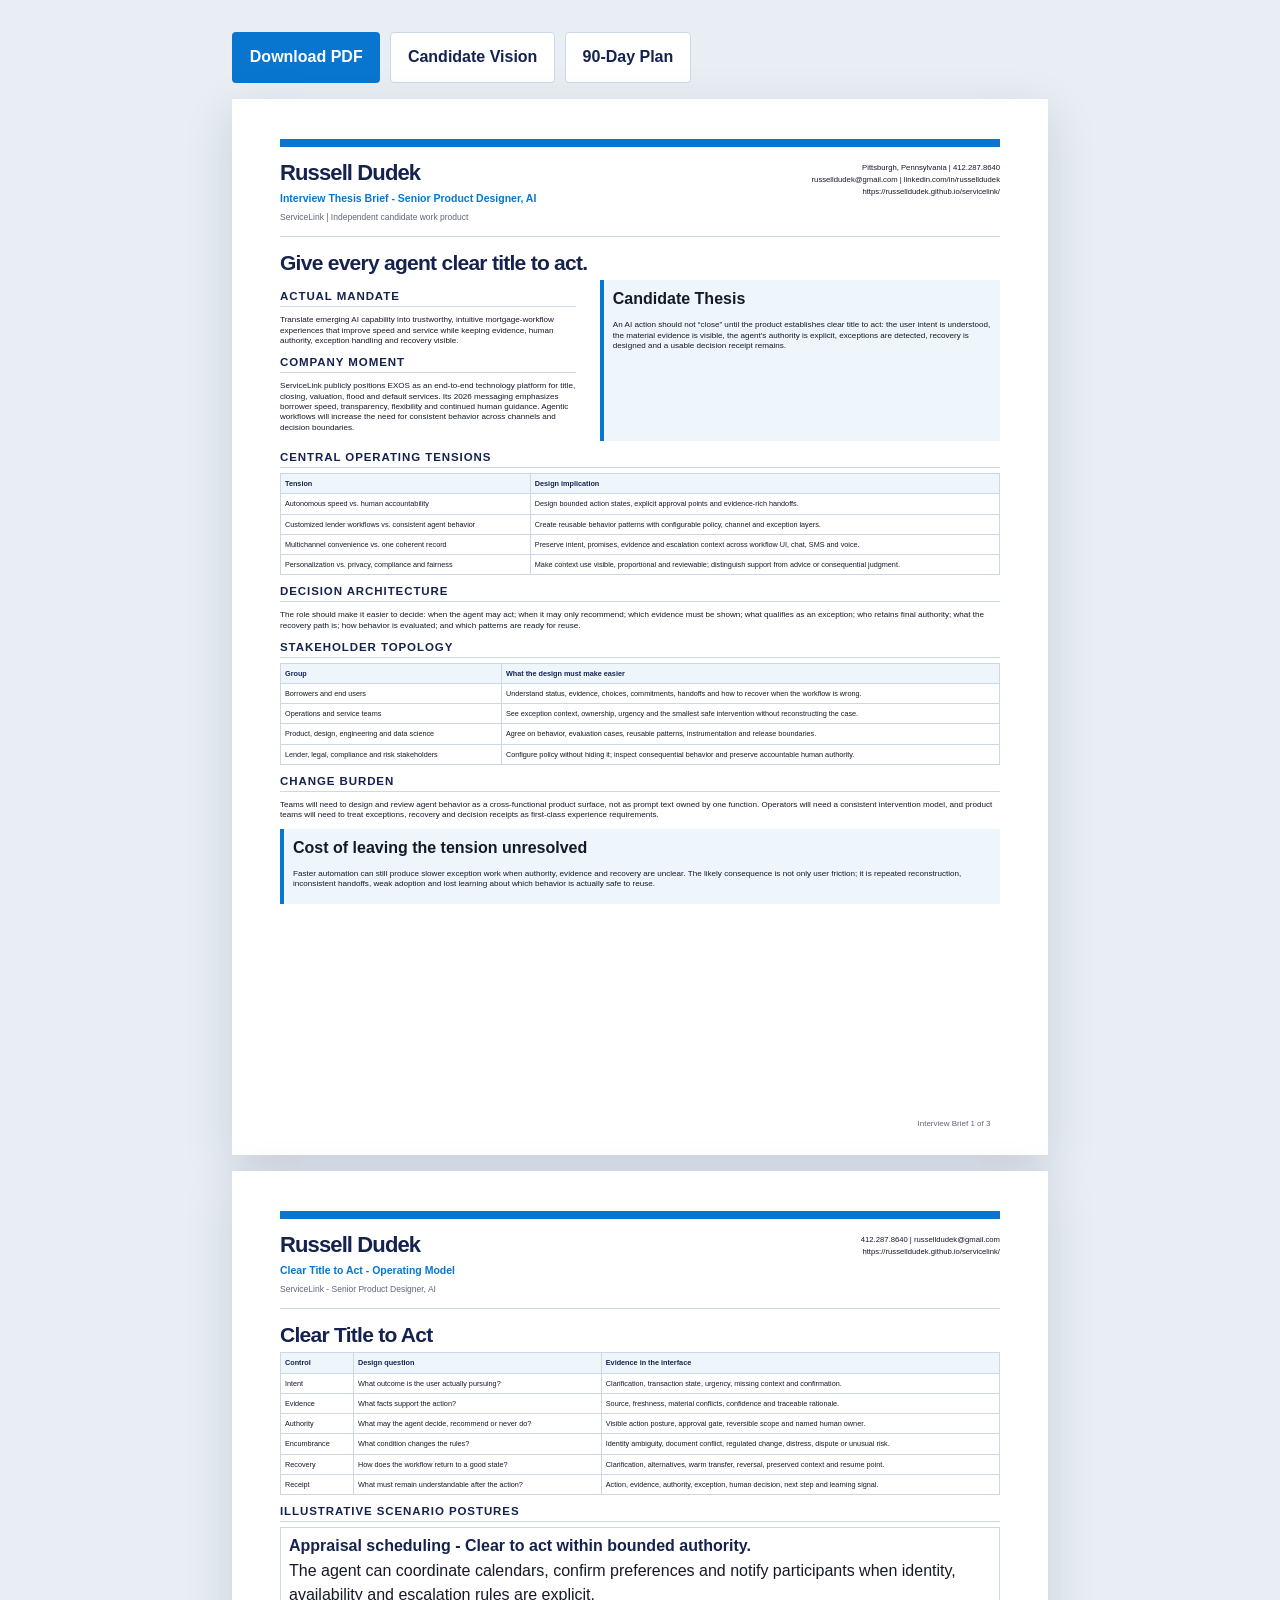
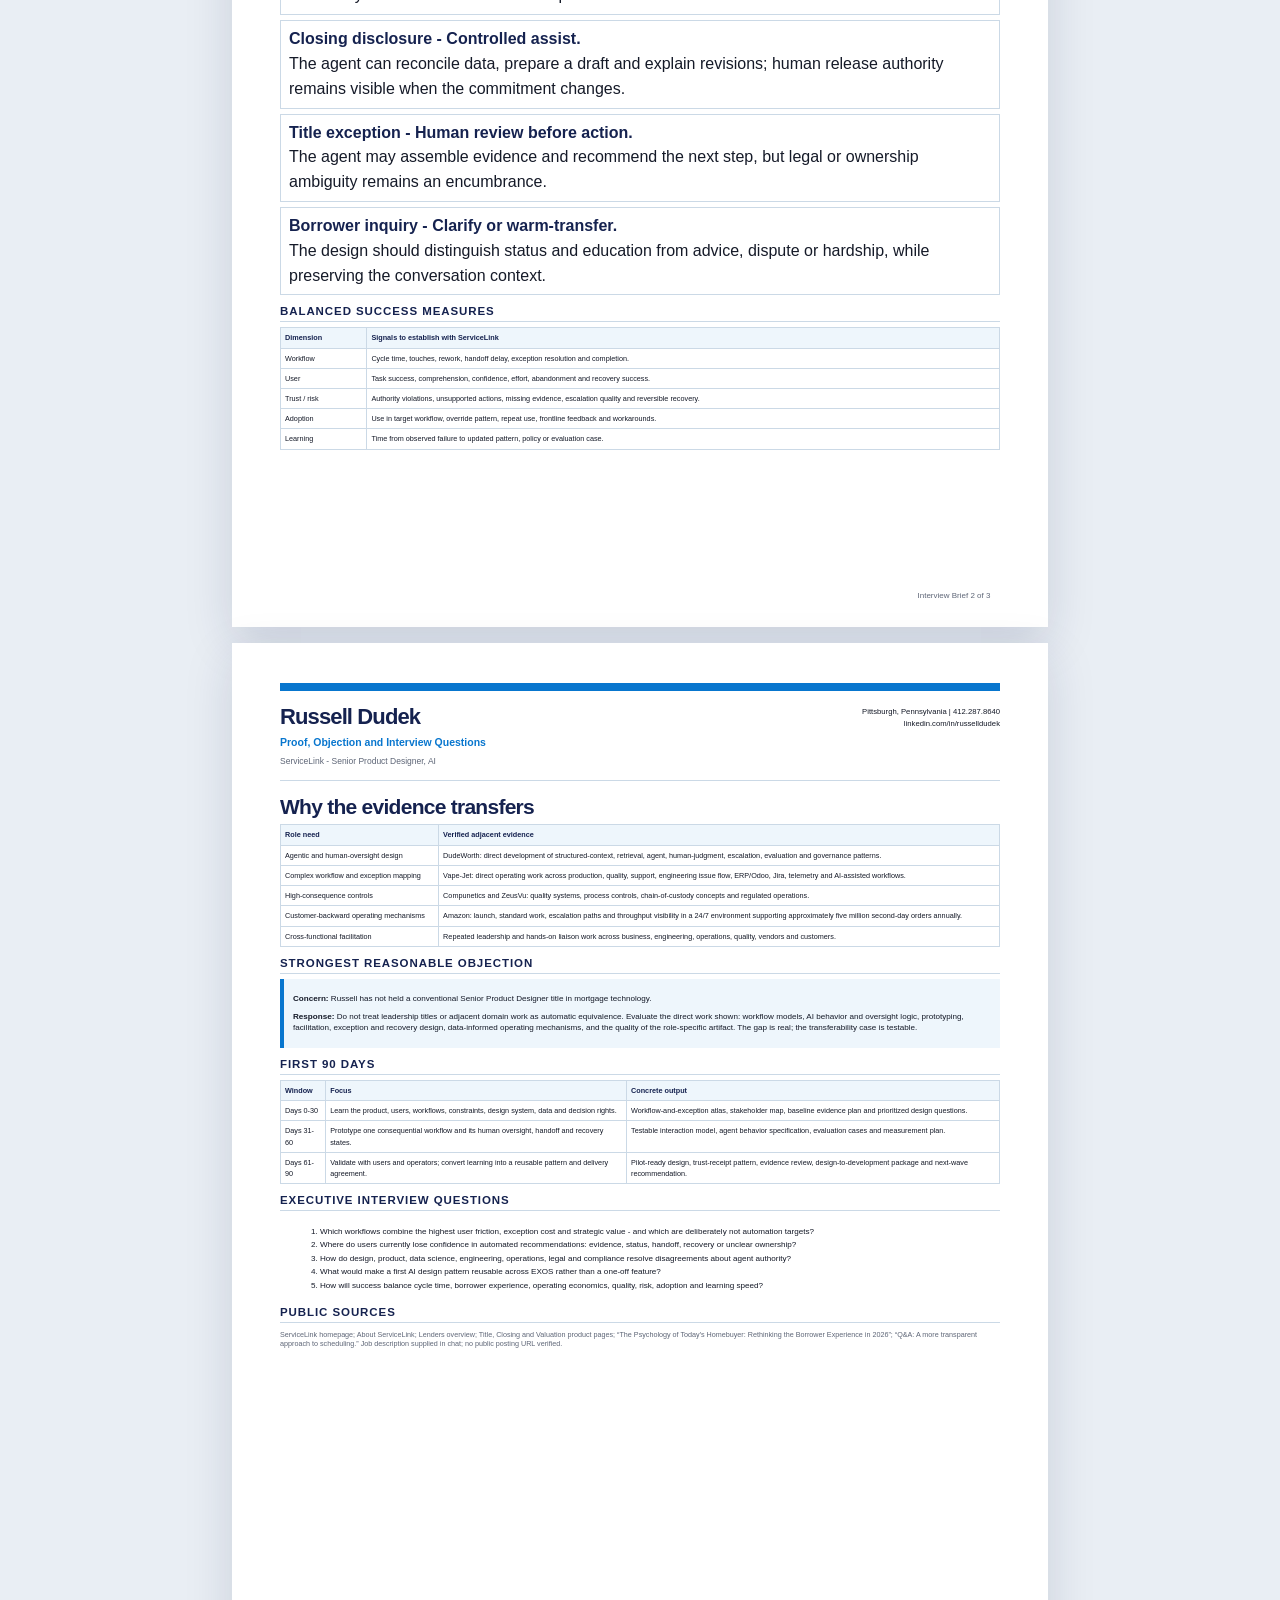
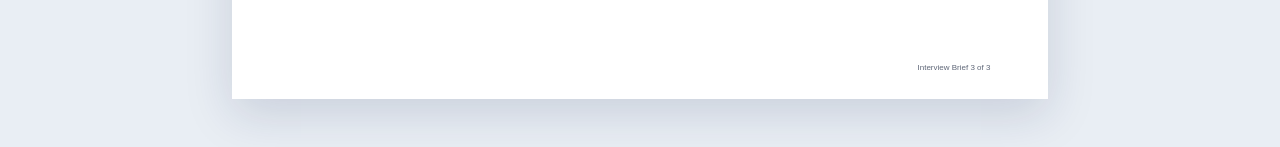
<file: interview-brief.html>
<!doctype html>
<html lang="en">
<head><meta charset="utf-8"><meta name="viewport" content="width=device-width,initial-scale=1"><title>ServiceLink AI Product Design Interview Brief - Russell Dudek</title><link rel="stylesheet" href="styles.css?v=20260715-4"></head>
<body class="document-page">
<div class="document-actions-bar"><a class="button primary" href="docs/ServiceLink-AI-Product-Design-Interview-Brief.pdf?v=20260715-4" download>Download PDF</a><a class="button secondary" href="index.html">Candidate Vision</a><a class="button secondary" href="90-day-plan.html">90-Day Plan</a></div>
<section class="document-sheet compact">
<header class="document-header"><div><div class="document-name">Russell Dudek</div><div class="document-identity">Interview Thesis Brief - Senior Product Designer, AI</div><div class="doc-company">ServiceLink | Independent candidate work product</div></div><div class="document-contact">Pittsburgh, Pennsylvania | 412.287.8640<br><a href="mailto:russelldudek@gmail.com">russelldudek@gmail.com</a> | <a href="https://www.linkedin.com/in/russelldudek">linkedin.com/in/russelldudek</a><br><a href="https://russelldudek.github.io/servicelink/">https://russelldudek.github.io/servicelink/</a></div></header>
<h1>Give every agent clear title to act.</h1>
<div class="brief-grid"><div><h2>Actual Mandate</h2><p>Translate emerging AI capability into trustworthy, intuitive mortgage-workflow experiences that improve speed and service while keeping evidence, human authority, exception handling and recovery visible.</p><h2>Company Moment</h2><p>ServiceLink publicly positions EXOS as an end-to-end technology platform for title, closing, valuation, flood and default services. Its 2026 messaging emphasizes borrower speed, transparency, flexibility and continued human guidance. Agentic workflows will increase the need for consistent behavior across channels and decision boundaries.</p></div><div class="callout"><strong>Candidate Thesis</strong><p>An AI action should not “close” until the product establishes clear title to act: the user intent is understood, the material evidence is visible, the agent's authority is explicit, exceptions are detected, recovery is designed and a usable decision receipt remains.</p></div></div>
<h2>Central Operating Tensions</h2>
<table class="metric-table"><tr><th>Tension</th><th>Design implication</th></tr><tr><td>Autonomous speed vs. human accountability</td><td>Design bounded action states, explicit approval points and evidence-rich handoffs.</td></tr><tr><td>Customized lender workflows vs. consistent agent behavior</td><td>Create reusable behavior patterns with configurable policy, channel and exception layers.</td></tr><tr><td>Multichannel convenience vs. one coherent record</td><td>Preserve intent, promises, evidence and escalation context across workflow UI, chat, SMS and voice.</td></tr><tr><td>Personalization vs. privacy, compliance and fairness</td><td>Make context use visible, proportional and reviewable; distinguish support from advice or consequential judgment.</td></tr></table>
<h2>Decision Architecture</h2><p>The role should make it easier to decide: when the agent may act; when it may only recommend; which evidence must be shown; what qualifies as an exception; who retains final authority; what the recovery path is; how behavior is evaluated; and which patterns are ready for reuse.</p>
<h2>Stakeholder Topology</h2>
<table class="metric-table"><tr><th>Group</th><th>What the design must make easier</th></tr><tr><td>Borrowers and end users</td><td>Understand status, evidence, choices, commitments, handoffs and how to recover when the workflow is wrong.</td></tr><tr><td>Operations and service teams</td><td>See exception context, ownership, urgency and the smallest safe intervention without reconstructing the case.</td></tr><tr><td>Product, design, engineering and data science</td><td>Agree on behavior, evaluation cases, reusable patterns, instrumentation and release boundaries.</td></tr><tr><td>Lender, legal, compliance and risk stakeholders</td><td>Configure policy without hiding it; inspect consequential behavior and preserve accountable human authority.</td></tr></table>
<h2>Change Burden</h2><p>Teams will need to design and review agent behavior as a cross-functional product surface, not as prompt text owned by one function. Operators will need a consistent intervention model, and product teams will need to treat exceptions, recovery and decision receipts as first-class experience requirements.</p><div class="callout"><strong>Cost of leaving the tension unresolved</strong><p>Faster automation can still produce slower exception work when authority, evidence and recovery are unclear. The likely consequence is not only user friction; it is repeated reconstruction, inconsistent handoffs, weak adoption and lost learning about which behavior is actually safe to reuse.</p></div>
<div class="page-number">Interview Brief 1 of 3</div>
</section>
<section class="document-sheet compact">
<header class="document-header"><div><div class="document-name">Russell Dudek</div><div class="document-identity">Clear Title to Act - Operating Model</div><div class="doc-company">ServiceLink - Senior Product Designer, AI</div></div><div class="document-contact">412.287.8640 | russelldudek@gmail.com<br><a href="https://russelldudek.github.io/servicelink/">https://russelldudek.github.io/servicelink/</a></div></header>
<h1>Clear Title to Act</h1>
<table class="metric-table"><tr><th>Control</th><th>Design question</th><th>Evidence in the interface</th></tr><tr><td>Intent</td><td>What outcome is the user actually pursuing?</td><td>Clarification, transaction state, urgency, missing context and confirmation.</td></tr><tr><td>Evidence</td><td>What facts support the action?</td><td>Source, freshness, material conflicts, confidence and traceable rationale.</td></tr><tr><td>Authority</td><td>What may the agent decide, recommend or never do?</td><td>Visible action posture, approval gate, reversible scope and named human owner.</td></tr><tr><td>Encumbrance</td><td>What condition changes the rules?</td><td>Identity ambiguity, document conflict, regulated change, distress, dispute or unusual risk.</td></tr><tr><td>Recovery</td><td>How does the workflow return to a good state?</td><td>Clarification, alternatives, warm transfer, reversal, preserved context and resume point.</td></tr><tr><td>Receipt</td><td>What must remain understandable after the action?</td><td>Action, evidence, authority, exception, human decision, next step and learning signal.</td></tr></table>
<h2>Illustrative Scenario Postures</h2>
<div class="review-card"><b>Appraisal scheduling - Clear to act within bounded authority.</b><br>The agent can coordinate calendars, confirm preferences and notify participants when identity, availability and escalation rules are explicit.</div>
<div class="review-card"><b>Closing disclosure - Controlled assist.</b><br>The agent can reconcile data, prepare a draft and explain revisions; human release authority remains visible when the commitment changes.</div>
<div class="review-card"><b>Title exception - Human review before action.</b><br>The agent may assemble evidence and recommend the next step, but legal or ownership ambiguity remains an encumbrance.</div>
<div class="review-card"><b>Borrower inquiry - Clarify or warm-transfer.</b><br>The design should distinguish status and education from advice, dispute or hardship, while preserving the conversation context.</div>
<h2>Balanced Success Measures</h2>
<table class="metric-table"><tr><th>Dimension</th><th>Signals to establish with ServiceLink</th></tr><tr><td>Workflow</td><td>Cycle time, touches, rework, handoff delay, exception resolution and completion.</td></tr><tr><td>User</td><td>Task success, comprehension, confidence, effort, abandonment and recovery success.</td></tr><tr><td>Trust / risk</td><td>Authority violations, unsupported actions, missing evidence, escalation quality and reversible recovery.</td></tr><tr><td>Adoption</td><td>Use in target workflow, override pattern, repeat use, frontline feedback and workarounds.</td></tr><tr><td>Learning</td><td>Time from observed failure to updated pattern, policy or evaluation case.</td></tr></table>
<div class="page-number">Interview Brief 2 of 3</div>
</section>
<section class="document-sheet compact">
<header class="document-header"><div><div class="document-name">Russell Dudek</div><div class="document-identity">Proof, Objection and Interview Questions</div><div class="doc-company">ServiceLink - Senior Product Designer, AI</div></div><div class="document-contact">Pittsburgh, Pennsylvania | 412.287.8640<br><a href="https://www.linkedin.com/in/russelldudek">linkedin.com/in/russelldudek</a></div></header>
<h1>Why the evidence transfers</h1>
<table class="metric-table"><tr><th>Role need</th><th>Verified adjacent evidence</th></tr><tr><td>Agentic and human-oversight design</td><td>DudeWorth: direct development of structured-context, retrieval, agent, human-judgment, escalation, evaluation and governance patterns.</td></tr><tr><td>Complex workflow and exception mapping</td><td>Vape-Jet: direct operating work across production, quality, support, engineering issue flow, ERP/Odoo, Jira, telemetry and AI-assisted workflows.</td></tr><tr><td>High-consequence controls</td><td>Compunetics and ZeusVu: quality systems, process controls, chain-of-custody concepts and regulated operations.</td></tr><tr><td>Customer-backward operating mechanisms</td><td>Amazon: launch, standard work, escalation paths and throughput visibility in a 24/7 environment supporting approximately five million second-day orders annually.</td></tr><tr><td>Cross-functional facilitation</td><td>Repeated leadership and hands-on liaison work across business, engineering, operations, quality, vendors and customers.</td></tr></table>
<h2>Strongest Reasonable Objection</h2><div class="callout"><p><strong>Concern:</strong> Russell has not held a conventional Senior Product Designer title in mortgage technology.</p><p><strong>Response:</strong> Do not treat leadership titles or adjacent domain work as automatic equivalence. Evaluate the direct work shown: workflow models, AI behavior and oversight logic, prototyping, facilitation, exception and recovery design, data-informed operating mechanisms, and the quality of the role-specific artifact. The gap is real; the transferability case is testable.</p></div>
<h2>First 90 Days</h2>
<table class="metric-table"><tr><th>Window</th><th>Focus</th><th>Concrete output</th></tr><tr><td>Days 0-30</td><td>Learn the product, users, workflows, constraints, design system, data and decision rights.</td><td>Workflow-and-exception atlas, stakeholder map, baseline evidence plan and prioritized design questions.</td></tr><tr><td>Days 31-60</td><td>Prototype one consequential workflow and its human oversight, handoff and recovery states.</td><td>Testable interaction model, agent behavior specification, evaluation cases and measurement plan.</td></tr><tr><td>Days 61-90</td><td>Validate with users and operators; convert learning into a reusable pattern and delivery agreement.</td><td>Pilot-ready design, trust-receipt pattern, evidence review, design-to-development package and next-wave recommendation.</td></tr></table>
<h2>Executive Interview Questions</h2>
<ol><li>Which workflows combine the highest user friction, exception cost and strategic value - and which are deliberately not automation targets?</li><li>Where do users currently lose confidence in automated recommendations: evidence, status, handoff, recovery or unclear ownership?</li><li>How do design, product, data science, engineering, operations, legal and compliance resolve disagreements about agent authority?</li><li>What would make a first AI design pattern reusable across EXOS rather than a one-off feature?</li><li>How will success balance cycle time, borrower experience, operating economics, quality, risk, adoption and learning speed?</li></ol>
<h2>Public Sources</h2><p class="small">ServiceLink homepage; About ServiceLink; Lenders overview; Title, Closing and Valuation product pages; “The Psychology of Today's Homebuyer: Rethinking the Borrower Experience in 2026”; “Q&amp;A: A more transparent approach to scheduling.” Job description supplied in chat; no public posting URL verified.</p>
<div class="page-number">Interview Brief 3 of 3</div>
</section>
</body></html>
</file>
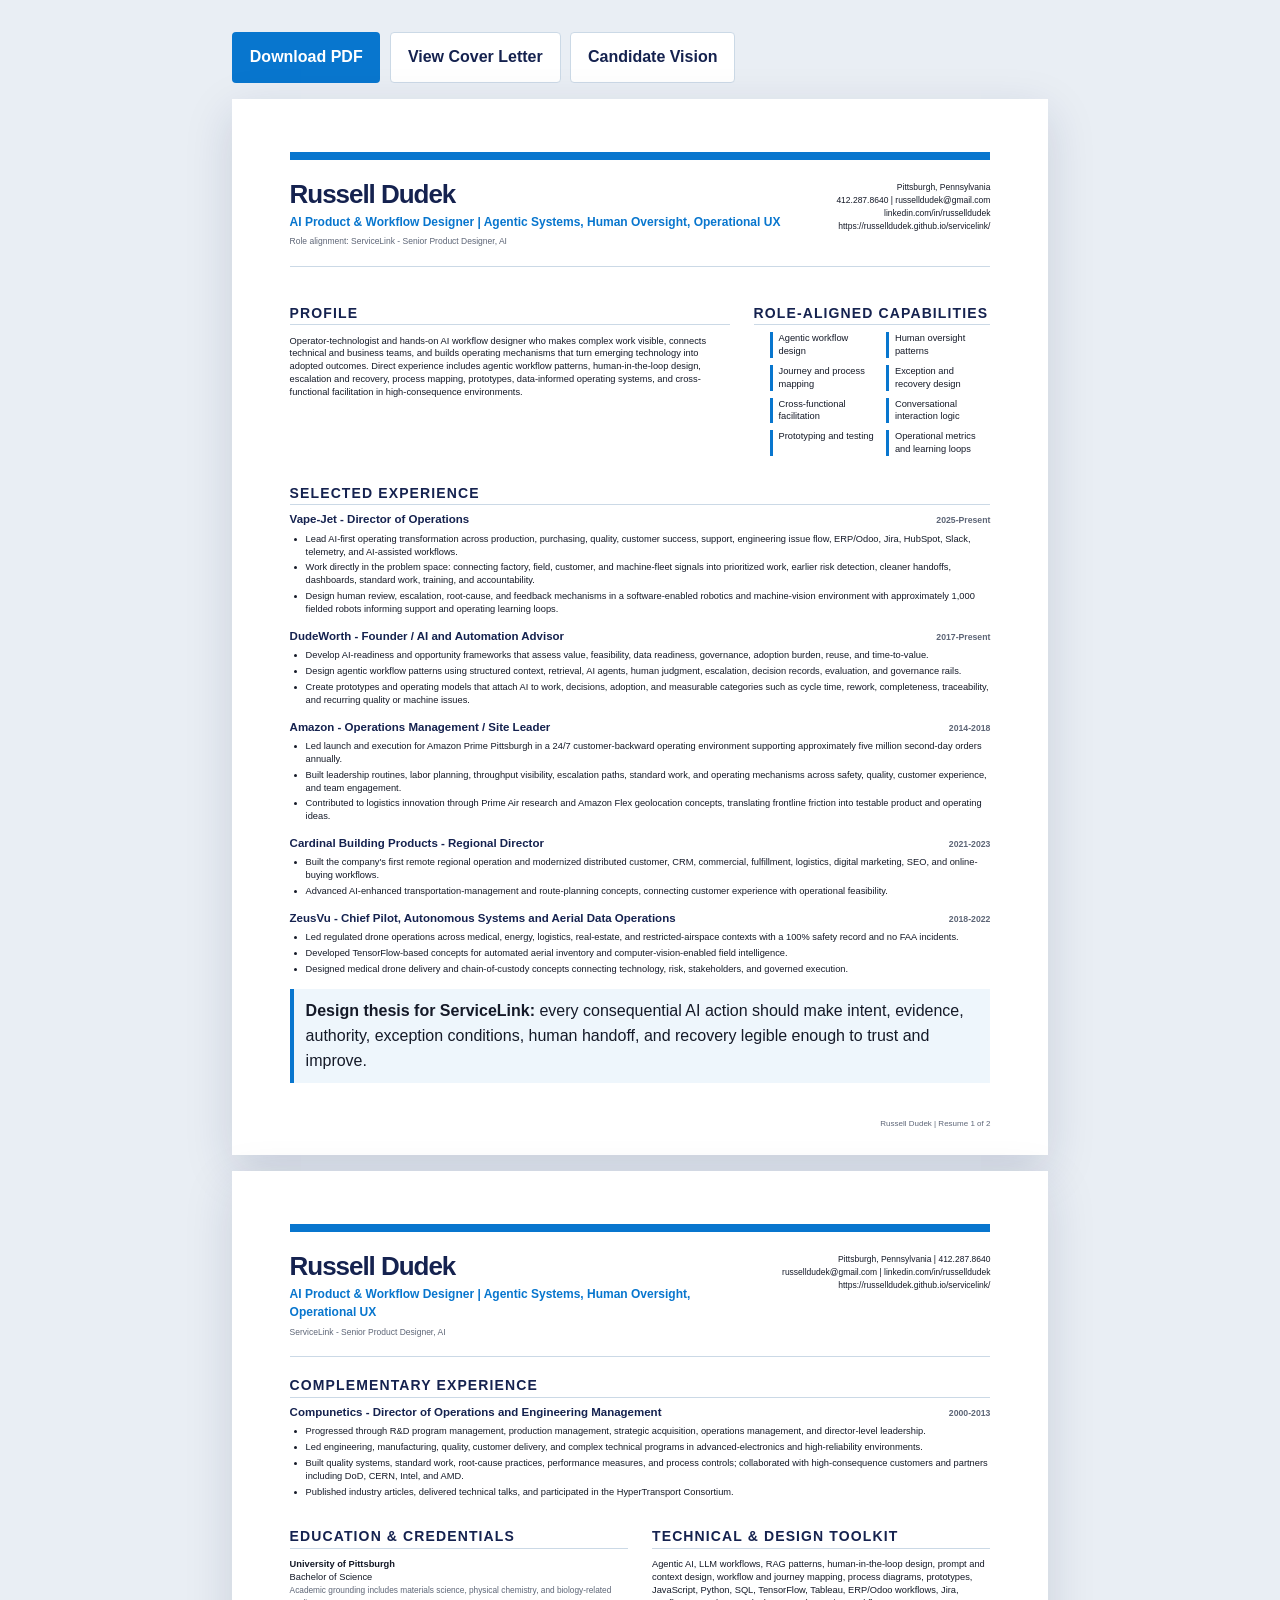
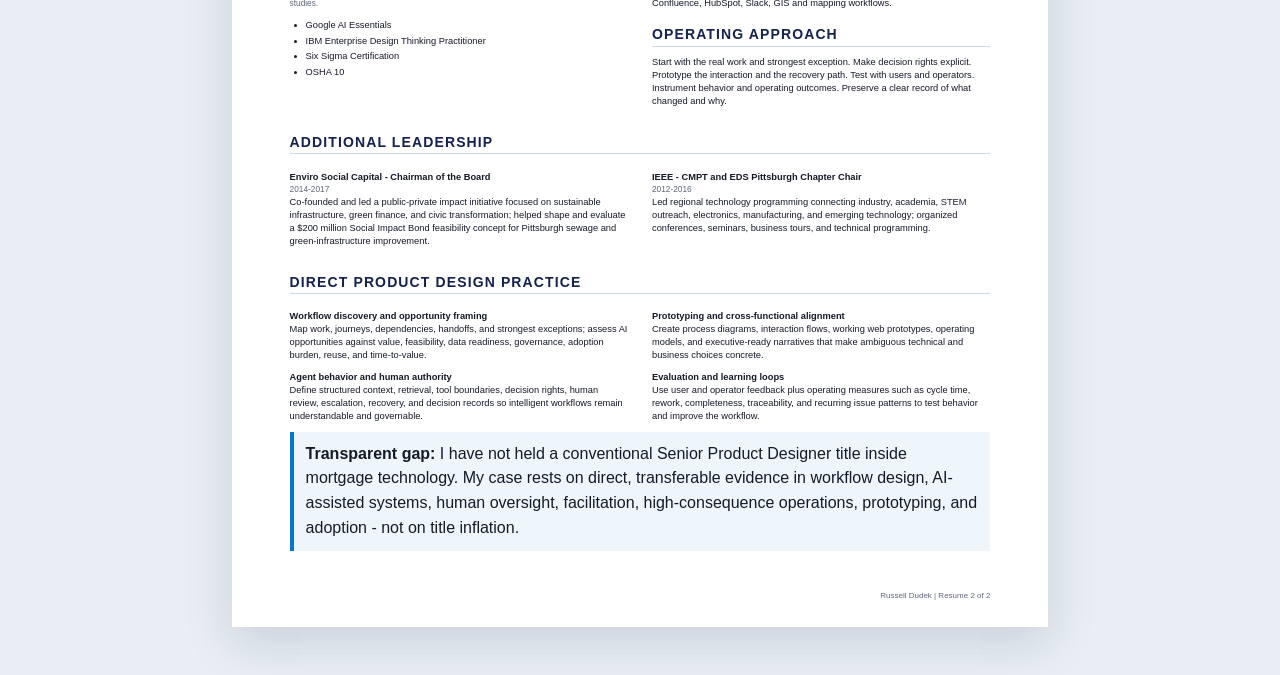
<file: resume.html>
<!doctype html>
<html lang="en">
<head>
  <meta charset="utf-8"><meta name="viewport" content="width=device-width,initial-scale=1">
  <title>Russell Dudek - ServiceLink Senior Product Designer, AI Resume</title>
  <link rel="stylesheet" href="styles.css?v=20260715-4">
</head>
<body class="document-page">
  <div class="document-actions-bar" aria-label="Document actions">
    <a class="button primary" href="docs/Russell-Dudek-ServiceLink-Resume.pdf?v=20260715-4" download>Download PDF</a>
    <a class="button secondary" href="cover-letter.html">View Cover Letter</a>
    <a class="button secondary" href="index.html">Candidate Vision</a>
  </div>
  <section class="document-sheet">
    <header class="document-header">
      <div>
        <div class="document-name">Russell Dudek</div>
        <div class="document-identity">AI Product & Workflow Designer | Agentic Systems, Human Oversight, Operational UX</div>
        <div class="doc-company">Role alignment: ServiceLink - Senior Product Designer, AI</div>
      </div>
      <div class="document-contact">
        Pittsburgh, Pennsylvania<br>
        <a href="tel:+14122878640">412.287.8640</a> | <a href="mailto:russelldudek@gmail.com">russelldudek@gmail.com</a><br>
        <a href="https://www.linkedin.com/in/russelldudek">linkedin.com/in/russelldudek</a><br>
        <a href="https://russelldudek.github.io/servicelink/">https://russelldudek.github.io/servicelink/</a>
      </div>
    </header>

    <div class="resume-summary">
      <div>
        <h2>Profile</h2>
        <p>Operator-technologist and hands-on AI workflow designer who makes complex work visible, connects technical and business teams, and builds operating mechanisms that turn emerging technology into adopted outcomes. Direct experience includes agentic workflow patterns, human-in-the-loop design, escalation and recovery, process mapping, prototypes, data-informed operating systems, and cross-functional facilitation in high-consequence environments.</p>
      </div>
      <div>
        <h2>Role-Aligned Capabilities</h2>
        <ul class="capability-list">
          <li>Agentic workflow design</li><li>Human oversight patterns</li>
          <li>Journey and process mapping</li><li>Exception and recovery design</li>
          <li>Cross-functional facilitation</li><li>Conversational interaction logic</li>
          <li>Prototyping and testing</li><li>Operational metrics and learning loops</li>
        </ul>
      </div>
    </div>

    <h2>Selected Experience</h2>
    <div class="role">
      <div class="role-line"><h3>Vape-Jet - Director of Operations</h3><span class="role-meta">2025-Present</span></div>
      <ul>
        <li>Lead AI-first operating transformation across production, purchasing, quality, customer success, support, engineering issue flow, ERP/Odoo, Jira, HubSpot, Slack, telemetry, and AI-assisted workflows.</li>
        <li>Work directly in the problem space: connecting factory, field, customer, and machine-fleet signals into prioritized work, earlier risk detection, cleaner handoffs, dashboards, standard work, training, and accountability.</li>
        <li>Design human review, escalation, root-cause, and feedback mechanisms in a software-enabled robotics and machine-vision environment with approximately 1,000 fielded robots informing support and operating learning loops.</li>
      </ul>
    </div>
    <div class="role">
      <div class="role-line"><h3>DudeWorth - Founder / AI and Automation Advisor</h3><span class="role-meta">2017-Present</span></div>
      <ul>
        <li>Develop AI-readiness and opportunity frameworks that assess value, feasibility, data readiness, governance, adoption burden, reuse, and time-to-value.</li>
        <li>Design agentic workflow patterns using structured context, retrieval, AI agents, human judgment, escalation, decision records, evaluation, and governance rails.</li>
        <li>Create prototypes and operating models that attach AI to work, decisions, adoption, and measurable categories such as cycle time, rework, completeness, traceability, and recurring quality or machine issues.</li>
      </ul>
    </div>
    <div class="role">
      <div class="role-line"><h3>Amazon - Operations Management / Site Leader</h3><span class="role-meta">2014-2018</span></div>
      <ul>
        <li>Led launch and execution for Amazon Prime Pittsburgh in a 24/7 customer-backward operating environment supporting approximately five million second-day orders annually.</li>
        <li>Built leadership routines, labor planning, throughput visibility, escalation paths, standard work, and operating mechanisms across safety, quality, customer experience, and team engagement.</li>
        <li>Contributed to logistics innovation through Prime Air research and Amazon Flex geolocation concepts, translating frontline friction into testable product and operating ideas.</li>
      </ul>
    </div>
    <div class="role">
      <div class="role-line"><h3>Cardinal Building Products - Regional Director</h3><span class="role-meta">2021-2023</span></div>
      <ul>
        <li>Built the company's first remote regional operation and modernized distributed customer, CRM, commercial, fulfillment, logistics, digital marketing, SEO, and online-buying workflows.</li>
        <li>Advanced AI-enhanced transportation-management and route-planning concepts, connecting customer experience with operational feasibility.</li>
      </ul>
    </div>

    <div class="role">
      <div class="role-line"><h3>ZeusVu - Chief Pilot, Autonomous Systems and Aerial Data Operations</h3><span class="role-meta">2018-2022</span></div>
      <ul>
        <li>Led regulated drone operations across medical, energy, logistics, real-estate, and restricted-airspace contexts with a 100% safety record and no FAA incidents.</li>
        <li>Developed TensorFlow-based concepts for automated aerial inventory and computer-vision-enabled field intelligence.</li>
        <li>Designed medical drone delivery and chain-of-custody concepts connecting technology, risk, stakeholders, and governed execution.</li>
      </ul>
    </div>

    <div class="callout">
      <strong>Design thesis for ServiceLink:</strong> every consequential AI action should make intent, evidence, authority, exception conditions, human handoff, and recovery legible enough to trust and improve.
    </div>
    <div class="page-number">Russell Dudek | Resume 1 of 2</div>
  </section>

  <section class="document-sheet">
    <header class="document-header">
      <div>
        <div class="document-name">Russell Dudek</div>
        <div class="document-identity">AI Product & Workflow Designer | Agentic Systems, Human Oversight, Operational UX</div>
        <div class="doc-company">ServiceLink - Senior Product Designer, AI</div>
      </div>
      <div class="document-contact">
        Pittsburgh, Pennsylvania | 412.287.8640<br>
        <a href="mailto:russelldudek@gmail.com">russelldudek@gmail.com</a> | <a href="https://www.linkedin.com/in/russelldudek">linkedin.com/in/russelldudek</a><br>
        <a href="https://russelldudek.github.io/servicelink/">https://russelldudek.github.io/servicelink/</a>
      </div>
    </header>

    <h2>Complementary Experience</h2>
    <div class="role">
      <div class="role-line"><h3>Compunetics - Director of Operations and Engineering Management</h3><span class="role-meta">2000-2013</span></div>
      <ul>
        <li>Progressed through R&amp;D program management, production management, strategic acquisition, operations management, and director-level leadership.</li>
        <li>Led engineering, manufacturing, quality, customer delivery, and complex technical programs in advanced-electronics and high-reliability environments.</li>
        <li>Built quality systems, standard work, root-cause practices, performance measures, and process controls; collaborated with high-consequence customers and partners including DoD, CERN, Intel, and AMD.</li>
        <li>Published industry articles, delivered technical talks, and participated in the HyperTransport Consortium.</li>
      </ul>
    </div>

    <div class="doc-columns">
      <div>
        <h2>Education & Credentials</h2>
        <p><strong>University of Pittsburgh</strong><br>Bachelor of Science<br><span class="small">Academic grounding includes materials science, physical chemistry, and biology-related studies.</span></p>
        <ul>
          <li>Google AI Essentials</li>
          <li>IBM Enterprise Design Thinking Practitioner</li>
          <li>Six Sigma Certification</li>
          <li>OSHA 10</li>
        </ul>
      </div>
      <div>
        <h2>Technical & Design Toolkit</h2>
        <p>Agentic AI, LLM workflows, RAG patterns, human-in-the-loop design, prompt and context design, workflow and journey mapping, process diagrams, prototypes, JavaScript, Python, SQL, TensorFlow, Tableau, ERP/Odoo workflows, Jira, Confluence, HubSpot, Slack, GIS and mapping workflows.</p>
        <h2>Operating Approach</h2>
        <p>Start with the real work and strongest exception. Make decision rights explicit. Prototype the interaction and the recovery path. Test with users and operators. Instrument behavior and operating outcomes. Preserve a clear record of what changed and why.</p>
      </div>
    </div>


    <h2>Additional Leadership</h2>
    <div class="doc-columns">
      <div><p><strong>Enviro Social Capital - Chairman of the Board</strong><br><span class="small">2014-2017</span><br>Co-founded and led a public-private impact initiative focused on sustainable infrastructure, green finance, and civic transformation; helped shape and evaluate a $200 million Social Impact Bond feasibility concept for Pittsburgh sewage and green-infrastructure improvement.</p></div>
      <div><p><strong>IEEE - CMPT and EDS Pittsburgh Chapter Chair</strong><br><span class="small">2012-2016</span><br>Led regional technology programming connecting industry, academia, STEM outreach, electronics, manufacturing, and emerging technology; organized conferences, seminars, business tours, and technical programming.</p></div>
    </div>

    <h2>Direct Product Design Practice</h2>
    <div class="doc-columns design-practice">
      <div>
        <p><strong>Workflow discovery and opportunity framing</strong><br>Map work, journeys, dependencies, handoffs, and strongest exceptions; assess AI opportunities against value, feasibility, data readiness, governance, adoption burden, reuse, and time-to-value.</p>
        <p><strong>Agent behavior and human authority</strong><br>Define structured context, retrieval, tool boundaries, decision rights, human review, escalation, recovery, and decision records so intelligent workflows remain understandable and governable.</p>
      </div>
      <div>
        <p><strong>Prototyping and cross-functional alignment</strong><br>Create process diagrams, interaction flows, working web prototypes, operating models, and executive-ready narratives that make ambiguous technical and business choices concrete.</p>
        <p><strong>Evaluation and learning loops</strong><br>Use user and operator feedback plus operating measures such as cycle time, rework, completeness, traceability, and recurring issue patterns to test behavior and improve the workflow.</p>
      </div>
    </div>

    <div class="callout">
      <strong>Transparent gap:</strong> I have not held a conventional Senior Product Designer title inside mortgage technology. My case rests on direct, transferable evidence in workflow design, AI-assisted systems, human oversight, facilitation, high-consequence operations, prototyping, and adoption - not on title inflation.
    </div>
    <div class="page-number">Russell Dudek | Resume 2 of 2</div>
  </section>
</body>
</html>
</file>
<file: styles.css>
@import url('./brand-tokens.css');

* { box-sizing: border-box; }
html { scroll-behavior: smooth; }
body {
  margin: 0;
  color: var(--sl-ink);
  background: var(--sl-white);
  font-family: "Aptos", "Helvetica Neue", Arial, sans-serif;
  line-height: 1.55;
}
a { color: inherit; }
button, a { -webkit-tap-highlight-color: transparent; }
button { font: inherit; }
img, svg { max-width: 100%; }

.skip-link {
  position: absolute; left: 1rem; top: -4rem; z-index: 1000;
  background: var(--sl-navy); color: white; padding: .75rem 1rem;
}
.skip-link:focus { top: 1rem; }

.site-header {
  position: sticky; top: 0; z-index: 50;
  background: rgba(255,255,255,.92); backdrop-filter: blur(16px);
  border-bottom: 1px solid rgba(203,217,230,.75);
}
.nav-wrap {
  max-width: 1240px; margin: 0 auto; padding: .85rem 1.5rem;
  display: flex; align-items: center; justify-content: space-between; gap: 1.5rem;
}
.identity { display: flex; align-items: baseline; gap: .75rem; text-decoration: none; }
.identity strong { color: var(--sl-navy); font-size: 1.1rem; letter-spacing: -.02em; }
.identity span { color: var(--sl-muted); font-size: .78rem; }
.nav-links { display: flex; flex-wrap: wrap; gap: .9rem; align-items: center; }
.nav-links a { text-decoration: none; color: var(--sl-muted); font-size: .88rem; font-weight: 700; }
.nav-links a:hover, .nav-links a:focus-visible { color: var(--sl-blue); }
.nav-cta { border: 1px solid var(--sl-blue); border-radius: 999px; padding: .55rem .85rem; color: var(--sl-blue)!important; }

main { overflow: hidden; }
.section { padding: 6rem 1.5rem; }
.section-inner { max-width: 1180px; margin: 0 auto; }
.section-label { color: var(--sl-blue); text-transform: uppercase; letter-spacing: .14em; font-weight: 800; font-size: .73rem; margin-bottom: 1rem; }
h1, h2, h3 { color: var(--sl-navy); line-height: 1.03; letter-spacing: -.035em; margin-top: 0; }
h1 { font-size: clamp(3rem, 7vw, 6.9rem); max-width: 9.2ch; margin-bottom: 1.5rem; }
h2 { font-size: clamp(2.1rem, 4.5vw, 4.4rem); max-width: 14ch; margin-bottom: 1.5rem; }
h3 { font-size: 1.35rem; }
.lead { font-size: clamp(1.15rem, 2vw, 1.45rem); color: var(--sl-muted); max-width: 48rem; }
.source-note { font-size: .8rem; color: var(--sl-muted); }

.hero {
  min-height: calc(100vh - 70px);
  display: grid; align-items: center;
  background:
    linear-gradient(90deg, rgba(8,118,206,.08), transparent 40%),
    radial-gradient(circle at 86% 18%, rgba(45,166,216,.18), transparent 28%),
    var(--sl-white);
  position: relative;
}
.hero::before {
  content: ""; position: absolute; inset: 0;
  background-image: linear-gradient(rgba(21,34,79,.045) 1px, transparent 1px), linear-gradient(90deg, rgba(21,34,79,.045) 1px, transparent 1px);
  background-size: 44px 44px; mask-image: linear-gradient(to right, transparent 0, rgba(0,0,0,.5) 45%, #000 100%);
}
.hero-grid { max-width: 1240px; margin: 0 auto; padding: 5rem 1.5rem; display: grid; grid-template-columns: 1.05fr .95fr; gap: 5rem; align-items: center; position: relative; z-index: 1; }
.company-lockup { display: inline-flex; flex-direction: column; gap: .2rem; margin-bottom: 2rem; border-left: 5px solid var(--sl-blue); padding-left: 1rem; }
.company-lockup strong { font-size: 1.35rem; color: var(--sl-navy); letter-spacing: -.02em; }
.company-lockup span { font-size: .82rem; color: var(--sl-muted); }
.hero-copy p { max-width: 44rem; font-size: 1.18rem; color: var(--sl-muted); }
.hero-actions { margin-top: 2.3rem; display: flex; gap: .8rem; flex-wrap: wrap; }
.button { display: inline-flex; justify-content: center; align-items: center; min-height: 46px; padding: .75rem 1.05rem; border-radius: 4px; font-weight: 800; text-decoration: none; border: 1px solid transparent; }
.button.primary { background: var(--sl-blue); color: white; }
.button.secondary { border-color: var(--sl-line); color: var(--sl-navy); background: white; }
.button:hover, .button:focus-visible { transform: translateY(-1px); box-shadow: 0 8px 24px rgba(21,34,79,.13); }

.title-scene { position: relative; min-height: 560px; display: grid; place-items: center; }
.title-document { position: relative; width: min(100%, 470px); aspect-ratio: .82; }
.deed-layer {
  position: absolute; inset: 0; border-radius: 10px; border: 1px solid rgba(21,34,79,.15); box-shadow: var(--shadow-soft);
  background: rgba(255,255,255,.92); padding: 2rem; transition: transform .6s cubic-bezier(.2,.7,.2,1), opacity .6s ease;
}
.deed-layer.layer-a { transform: translate(-28px, 26px) rotate(-4deg); background: rgba(238,246,252,.94); }
.deed-layer.layer-b { transform: translate(26px, 15px) rotate(3deg); background: rgba(220,240,251,.92); }
.deed-layer.layer-c { transform: translate(-8px, -10px) rotate(-1deg); }
.title-scene.is-aligned .layer-a, .title-scene.is-aligned .layer-b, .title-scene.is-aligned .layer-c { transform: translate(0,0) rotate(0); }
.deed-topline { display: flex; justify-content: space-between; gap: 1rem; color: var(--sl-blue); text-transform: uppercase; letter-spacing: .12em; font-weight: 800; font-size: .65rem; }
.deed-title { font-size: 2.1rem; color: var(--sl-navy); font-weight: 900; line-height: 1; margin: 1.6rem 0 1.8rem; letter-spacing: -.04em; }
.deed-row { display: grid; grid-template-columns: 100px 1fr; gap: 1rem; padding: .75rem 0; border-top: 1px solid var(--sl-line); font-size: .83rem; }
.deed-row b { color: var(--sl-navy); }
.deed-row span { color: var(--sl-muted); }
.clear-seal {
  position: absolute; right: -18px; bottom: 35px; width: 128px; height: 128px; border: 3px solid var(--campaign-green); border-radius: 50%;
  display: grid; place-items: center; text-align: center; color: var(--campaign-green); font-weight: 900; text-transform: uppercase; letter-spacing: .08em; font-size: .72rem;
  background: rgba(255,255,255,.94); transform: scale(.75) rotate(-12deg); opacity: .25; transition: .7s ease;
}
.title-scene.is-aligned .clear-seal { transform: scale(1) rotate(-7deg); opacity: 1; }
.scene-caption { position: absolute; left: 1rem; bottom: -1rem; color: var(--sl-muted); font-size: .78rem; max-width: 24rem; }

.company-moment { background: var(--sl-navy); color: white; }
.company-moment h2, .company-moment h3 { color: white; }
.company-moment .section-label { color: #7dd8ff; }
.moment-grid { display: grid; grid-template-columns: .8fr 1.2fr; gap: 5rem; align-items: start; }
.moment-lines { border-left: 1px solid rgba(255,255,255,.25); }
.moment-line { padding: 1.35rem 0 1.35rem 2rem; border-bottom: 1px solid rgba(255,255,255,.16); }
.moment-line strong { display: block; color: #7dd8ff; margin-bottom: .4rem; }
.moment-line p { margin: 0; color: rgba(255,255,255,.8); }

.tensions { background: #f7fbfe; }
.tension-list { margin-top: 3.5rem; border-top: 2px solid var(--sl-navy); }
.tension-row { display: grid; grid-template-columns: 1fr 72px 1fr; align-items: center; gap: 1rem; padding: 1.5rem 0; border-bottom: 1px solid var(--sl-line); }
.tension-side { font-weight: 850; color: var(--sl-navy); font-size: clamp(1.2rem, 2.2vw, 1.8rem); }
.tension-row .versus { text-align: center; color: var(--sl-blue); font-weight: 900; }
.tension-note { grid-column: 1 / -1; color: var(--sl-muted); max-width: 60rem; }

.operating-model { background: white; }
.model-layout { display: grid; grid-template-columns: .72fr 1.28fr; gap: 4rem; align-items: start; }
.model-rail { position: sticky; top: 100px; }
.model-sequence { border-left: 3px solid var(--sl-blue); }
.model-step { position: relative; padding: .5rem 0 2.3rem 2rem; }
.model-step::before { content: ""; position: absolute; width: 13px; height: 13px; left: -8px; top: .55rem; border-radius: 50%; background: white; border: 3px solid var(--sl-blue); }
.model-step small { color: var(--sl-blue); font-weight: 900; letter-spacing: .12em; }
.model-step p { color: var(--sl-muted); margin-bottom: 0; }
.model-result { padding: 1.5rem; background: var(--sl-pale); border-left: 4px solid var(--campaign-green); }

.lab { background: linear-gradient(135deg, var(--sl-navy), #0f3f77); color: white; }
.lab h2, .lab h3 { color: white; }
.lab .section-label { color: #7dd8ff; }
.lab-intro { max-width: 50rem; color: rgba(255,255,255,.78); }
.scenario-controls { display: flex; gap: .55rem; flex-wrap: wrap; margin: 2rem 0; }
.scenario-button { border: 1px solid rgba(255,255,255,.3); background: transparent; color: white; padding: .7rem .9rem; cursor: pointer; border-radius: 4px; font-weight: 800; }
.scenario-button[aria-pressed="true"] { background: white; color: var(--sl-navy); border-color: white; }
.scenario-button:focus-visible { outline: 3px solid #7dd8ff; outline-offset: 3px; }
.review-workspace { display: grid; grid-template-columns: 1.1fr .9fr; gap: 1.25rem; }
.review-sheet, .decision-panel { background: white; color: var(--sl-ink); border-radius: 8px; padding: 1.6rem; }
.review-sheet { display: grid; gap: .2rem; }
.review-line { display: grid; grid-template-columns: 130px 1fr auto; align-items: center; gap: 1rem; padding: .85rem 0; border-bottom: 1px solid var(--sl-line); }
.review-line .field { color: var(--sl-muted); font-size: .8rem; font-weight: 800; text-transform: uppercase; letter-spacing: .08em; }
.review-line .value { font-weight: 750; color: var(--sl-navy); }
.review-line .status { font-size: .72rem; padding: .25rem .45rem; border-radius: 999px; font-weight: 900; }
.status.clear { background: #dff4ec; color: #166b56; }
.status.hold { background: #fff0d9; color: #8a5512; }
.status.stop { background: #fde6e9; color: #953645; }
.decision-panel { display: flex; flex-direction: column; justify-content: space-between; }
.decision-badge { display: inline-flex; align-self: flex-start; padding: .4rem .6rem; border-radius: 3px; background: var(--sl-blue); color: white; font-weight: 900; font-size: .78rem; }
.decision-panel h3 { font-size: 2rem; margin: 1.4rem 0 .6rem; }
.decision-panel p { color: var(--sl-muted); }
.receipt { margin-top: 1.2rem; border-top: 2px solid var(--sl-navy); padding-top: 1rem; font-family: ui-monospace, SFMono-Regular, Menlo, monospace; font-size: .76rem; color: var(--sl-muted); }
.reset-button { margin-top: 1rem; align-self: flex-start; border: 0; background: transparent; color: var(--sl-blue); text-decoration: underline; cursor: pointer; font-weight: 800; }

.evidence { background: #f7fbfe; }
.evidence-trail { margin-top: 3rem; position: relative; }
.evidence-trail::before { content: ""; position: absolute; left: 150px; top: 0; bottom: 0; width: 2px; background: var(--sl-line); }
.evidence-item { display: grid; grid-template-columns: 120px 1fr; gap: 3rem; padding: 1.4rem 0; position: relative; }
.evidence-year { color: var(--sl-blue); font-weight: 900; text-align: right; }
.evidence-copy { padding-left: 2rem; position: relative; }
.evidence-copy::before { content: ""; position: absolute; left: -3.45rem; top: .3rem; width: 12px; height: 12px; background: white; border: 3px solid var(--sl-blue); border-radius: 50%; }
.evidence-copy h3 { margin-bottom: .35rem; }
.evidence-copy p { margin: 0; color: var(--sl-muted); }

.entry { background: white; }
.entry-map { display: grid; grid-template-columns: repeat(3,1fr); gap: 0; border: 1px solid var(--sl-line); margin-top: 3rem; }
.entry-phase { padding: 2rem; min-height: 330px; border-right: 1px solid var(--sl-line); position: relative; }
.entry-phase:last-child { border-right: 0; }
.entry-phase .day { color: var(--sl-blue); font-size: .75rem; font-weight: 900; text-transform: uppercase; letter-spacing: .12em; }
.entry-phase h3 { font-size: 1.8rem; margin: 1rem 0; }
.entry-phase ul { padding-left: 1.1rem; color: var(--sl-muted); }
.entry-phase::after { content: ""; position: absolute; bottom: 0; left: 0; width: 100%; height: 7px; background: var(--sl-blue); transform-origin: left; transform: scaleX(.33); }
.entry-phase:nth-child(2)::after { transform: scaleX(.67); }
.entry-phase:nth-child(3)::after { transform: scaleX(1); }

.objection { background: var(--sl-pale); }
.objection-layout { display: grid; grid-template-columns: .85fr 1.15fr; gap: 5rem; align-items: start; }
.objection-question { font-size: clamp(2rem,4vw,4rem); color: var(--sl-navy); font-weight: 900; line-height: 1.05; }
.objection-answer p { color: var(--sl-muted); font-size: 1.08rem; }

.questions { background: var(--sl-navy); color: white; }
.questions h2, .questions h3 { color: white; }
.questions .section-label { color: #7dd8ff; }
.question-list { counter-reset: q; margin-top: 3rem; }
.question { counter-increment: q; display: grid; grid-template-columns: 56px 1fr; gap: 1.2rem; padding: 1.4rem 0; border-top: 1px solid rgba(255,255,255,.18); }
.question::before { content: counter(q, decimal-leading-zero); color: #7dd8ff; font-weight: 900; }
.question p { margin: 0; font-size: 1.2rem; }
.document-actions { display: flex; flex-wrap: wrap; gap: .8rem; margin-top: 3rem; }
.document-actions .button.secondary { background: transparent; color: white; border-color: rgba(255,255,255,.4); }

.site-footer { padding: 2rem 1.5rem; background: #0d1637; color: rgba(255,255,255,.67); font-size: .78rem; }
.footer-inner { max-width: 1180px; margin: 0 auto; display: flex; justify-content: space-between; gap: 2rem; flex-wrap: wrap; }

/* Document system */
.document-page { background: #e9eef4; min-height: 100vh; padding: 2rem 1rem; }
.document-actions-bar { max-width: 8.5in; margin: 0 auto 1rem; display: flex; gap: .6rem; flex-wrap: wrap; }
.document-sheet { width: 8.5in; max-width: 100%; margin: 0 auto 1rem; min-height: 11in; background: white; box-shadow: 0 15px 45px rgba(21,34,79,.15); padding: .55in .6in; position: relative; overflow: visible; }
.document-header { border-top: 8px solid var(--sl-blue); padding-top: .22in; display: grid; grid-template-columns: 1fr auto; gap: .25in; align-items: start; border-bottom: 1px solid var(--sl-line); padding-bottom: .18in; margin-bottom: .22in; }
.document-name { font-size: 26px; line-height: 1; color: var(--sl-navy); font-weight: 900; letter-spacing: -.04em; }
.document-identity { margin-top: 6px; color: var(--sl-blue); font-size: 12px; font-weight: 800; }
.document-contact { text-align: right; font-size: 8.5px; line-height: 1.55; }
.document-contact a { text-decoration: none; }
.doc-company { color: var(--sl-muted); font-size: 8.5px; margin-top: 4px; }
.document-sheet h1 { font-size: 24px; max-width: none; margin: 0 0 10px; }
.document-sheet h2 { font-size: 14px; max-width: none; margin: 18px 0 7px; color: var(--sl-navy); text-transform: uppercase; letter-spacing: .08em; border-bottom: 1px solid var(--sl-line); padding-bottom: 4px; }
.document-sheet h3 { font-size: 11.5px; margin: 0; letter-spacing: 0; line-height: 1.25; }
.document-sheet p, .document-sheet li { font-size: 9.3px; line-height: 1.38; }
.document-sheet ul { margin: 5px 0 9px; padding-left: 16px; }
.document-sheet li { margin-bottom: 3px; }
.resume-summary { display: grid; grid-template-columns: 1.3fr .7fr; gap: .25in; }
.capability-list { display: grid; grid-template-columns: 1fr 1fr; gap: 4px 12px; padding: 0; list-style: none; }
.capability-list li { border-left: 3px solid var(--sl-blue); padding-left: 6px; }
.role { margin-bottom: 13px; break-inside: avoid; }
.role-line { display: flex; justify-content: space-between; gap: 10px; align-items: baseline; }
.role-meta { color: var(--sl-muted); font-size: 8.7px; font-weight: 700; }
.doc-columns { display: grid; grid-template-columns: 1fr 1fr; gap: .25in; }
.callout { background: var(--sl-pale); border-left: 4px solid var(--sl-blue); padding: 10px 12px; }
.page-number { position: absolute; bottom: .25in; right: .6in; font-size: 8px; color: var(--sl-muted); }
.document-sheet .small { font-size: 8.3px; color: var(--sl-muted); }
.cover-body p { font-size: 10.4px; line-height: 1.52; margin: 0 0 12px; }
.signature { margin-top: 18px; }
.brief-grid { display: grid; grid-template-columns: .85fr 1.15fr; gap: .25in; }
.metric-table { width: 100%; border-collapse: collapse; font-size: 8.5px; }
.metric-table th, .metric-table td { border: 1px solid var(--sl-line); padding: 6px; vertical-align: top; }
.metric-table th { background: var(--sl-pale); text-align: left; color: var(--sl-navy); }
.timeline-table { width: 100%; border-collapse: collapse; }
.timeline-table td { vertical-align: top; border-top: 1px solid var(--sl-line); padding: 8px 4px; }
.timeline-table td:first-child { width: 75px; color: var(--sl-blue); font-weight: 900; }
.review-card { border: 1px solid var(--sl-line); padding: 10px; margin-bottom: 8px; break-inside: avoid; }
.review-card b { color: var(--sl-navy); }

@media (max-width: 900px) {
  .hero-grid, .moment-grid, .model-layout, .review-workspace, .objection-layout { grid-template-columns: 1fr; gap: 3rem; }
  .title-scene { min-height: 500px; }
  .model-rail { position: static; }
  .entry-map { grid-template-columns: 1fr; }
  .entry-phase { border-right: 0; border-bottom: 1px solid var(--sl-line); min-height: auto; }
  .entry-phase:last-child { border-bottom: 0; }
  .document-header { grid-template-columns: 1fr; }
  .document-contact { text-align: left; }
}
@media (max-width: 680px) {
  .nav-links a:not(.nav-cta) { display: none; }
  .identity span { display: none; }
  .section { padding: 4.2rem 1rem; }
  .hero-grid { padding: 4rem 1rem; }
  h1 { font-size: clamp(2.8rem, 16vw, 4.4rem); }
  .title-scene { min-height: 430px; }
  .title-document { width: 88%; }
  .deed-layer { padding: 1.35rem; }
  .deed-title { font-size: 1.7rem; }
  .deed-row { grid-template-columns: 80px 1fr; font-size: .72rem; }
  .clear-seal { width: 95px; height: 95px; right: -10px; }
  .tension-row { grid-template-columns: 1fr; gap: .4rem; }
  .tension-row .versus { text-align: left; }
  .review-line { grid-template-columns: 1fr; gap: .25rem; }
  .review-line .status { justify-self: start; }
  .evidence-trail::before { left: 14px; }
  .evidence-item { grid-template-columns: 1fr; gap: .3rem; padding-left: 2.2rem; }
  .evidence-year { text-align: left; }
  .evidence-copy { padding-left: 0; }
  .evidence-copy::before { left: -2.55rem; }
  .document-page { padding: .5rem; }
  .document-sheet { width: 100%; min-height: auto; padding: 1.25rem; box-shadow: none; }
  .resume-summary, .doc-columns, .brief-grid { grid-template-columns: 1fr; }
  .page-number { position: static; text-align: right; margin-top: 1rem; }
}

@media print {
  @page { size: Letter; margin: 0; }
  body { background: white; -webkit-print-color-adjust: exact; print-color-adjust: exact; }
  .site-header, .document-actions-bar { display: none !important; }
  .document-page { padding: 0; background: white; }
  .document-sheet { width: 8.5in; height: 11in; min-height: 11in; margin: 0; box-shadow: none; break-after: page; overflow: hidden; }
  .document-sheet:last-child { break-after: auto; }
  a { text-decoration: none; }
}

@media (prefers-reduced-motion: reduce) {
  html { scroll-behavior: auto; }
  *, *::before, *::after { animation-duration: .001ms !important; animation-iteration-count: 1 !important; transition-duration: .001ms !important; }
  .deed-layer { transform: translate(0,0) rotate(0) !important; }
  .clear-seal { transform: scale(1) rotate(-7deg) !important; opacity: 1 !important; }
}

/* Compact print artifacts with deliberate fixed-page composition */
.document-sheet.compact { padding: .42in .5in; }
.document-sheet.compact .document-header { padding-top: .16in; padding-bottom: .13in; margin-bottom: .15in; }
.document-sheet.compact .document-name { font-size: 22px; }
.document-sheet.compact .document-identity { font-size: 10.5px; }
.document-sheet.compact .document-contact { font-size: 7.7px; }
.document-sheet.compact h1 { font-size: 21px; margin-bottom: 7px; }
.document-sheet.compact h2 { font-size: 11.5px; margin: 11px 0 5px; padding-bottom: 3px; }
.document-sheet.compact h3 { font-size: 10.5px; }
.document-sheet.compact p,
.document-sheet.compact li { font-size: 8.1px; line-height: 1.28; }
.document-sheet.compact ul { margin: 3px 0 6px; }
.document-sheet.compact .metric-table { font-size: 7.25px; }
.document-sheet.compact .metric-table th,
.document-sheet.compact .metric-table td { padding: 4px; }
.document-sheet.compact .timeline-table td { padding: 5px 3px; }
.document-sheet.compact .timeline-table td:first-child { width: 62px; }
.document-sheet.compact .review-card { padding: 6px 8px; margin-bottom: 5px; }
.document-sheet.compact .callout { padding: 7px 9px; }
.document-sheet.compact .small { font-size: 7.2px; }

.document-sheet.ultra-compact { padding: .38in .48in; }
.document-sheet.ultra-compact .document-header { padding-top: .14in; padding-bottom: .11in; margin-bottom: .12in; }
.document-sheet.ultra-compact .document-name { font-size: 21px; }
.document-sheet.ultra-compact .document-identity { font-size: 10px; }
.document-sheet.ultra-compact .document-contact { font-size: 7.4px; }
.document-sheet.ultra-compact h1 { font-size: 20px; margin-bottom: 6px; }
.document-sheet.ultra-compact h2 { font-size: 10.8px; margin: 8px 0 4px; }
.document-sheet.ultra-compact p,
.document-sheet.ultra-compact li { font-size: 7.7px; line-height: 1.22; }
.document-sheet.ultra-compact .review-card { padding: 5px 7px; margin-bottom: 4px; }
.document-sheet.ultra-compact .metric-table { font-size: 6.8px; }
.document-sheet.ultra-compact .metric-table th,
.document-sheet.ultra-compact .metric-table td { padding: 3px; }

.document-sheet.plan-page-two .timeline-table td { padding: 5px 4px; }
.document-sheet.plan-page-two h2 { margin: 6px 0 3px; }
.document-sheet.plan-page-two .review-summary { font-size: 7.4px; line-height: 1.16; margin: 0; padding-right: .7in; }
</file>
<file: hero-fixes.css>
.title-scene {
  position: relative;
  min-height: auto;
  display: flex;
  flex-direction: column;
  align-items: center;
  justify-content: center;
  gap: 1.35rem;
  padding: 1rem 0 0;
}

.title-document {
  width: min(100%, 470px);
  height: 620px;
  aspect-ratio: auto;
}

.deed-layer.layer-c {
  display: flex;
  flex-direction: column;
}

.clear-seal {
  position: static;
  right: auto;
  bottom: auto;
  width: 108px;
  height: 108px;
  margin: 1rem 0 0 auto;
  flex: 0 0 auto;
}

.scene-caption {
  position: static;
  left: auto;
  bottom: auto;
  align-self: flex-start;
  max-width: 28rem;
  margin: 0 0 0 1rem;
  padding-left: .85rem;
  border-left: 3px solid var(--sl-blue);
}

/* Give the evidence timeline its own gutter and mask the rail behind each node. */
.evidence-trail::before {
  left: 148px;
  z-index: 0;
}

.evidence-item {
  grid-template-columns: 108px 1fr;
  column-gap: 5rem;
  z-index: 1;
}

.evidence-year {
  padding-right: .25rem;
}

.evidence-copy {
  padding-left: 1.5rem;
}

.evidence-copy::before {
  left: -3.05rem;
  z-index: 2;
  box-shadow: 0 0 0 6px #f7fbfe;
}

@media (max-width: 900px) {
  .title-scene {
    min-height: auto;
    padding-bottom: 1rem;
  }

  .title-document {
    height: 610px;
  }

  .scene-caption {
    width: min(100%, 470px);
    align-self: center;
    margin-left: 0;
  }
}

@media (max-width: 680px) {
  .title-scene {
    min-height: auto;
  }

  .title-document {
    width: 92%;
    height: 560px;
  }

  .deed-row {
    padding: .62rem 0;
  }

  .clear-seal {
    width: 86px;
    height: 86px;
    margin-top: .75rem;
    font-size: .62rem;
  }

  .scene-caption {
    width: 92%;
  }

  .evidence-trail::before {
    left: 14px;
  }

  .evidence-item {
    grid-template-columns: 1fr;
    gap: .3rem;
    padding-left: 3.25rem;
  }

  .evidence-copy {
    padding-left: 0;
  }

  .evidence-copy::before {
    left: -2.94rem;
  }
}
</file>
<file: plan.css>
.document-sheet.plan-sheet {
  padding: .48in .55in;
}

.plan-sheet .document-header {
  padding-top: .18in;
  padding-bottom: .15in;
  margin-bottom: .18in;
}

.plan-sheet .document-name {
  font-size: 24px;
}

.plan-sheet .document-identity {
  font-size: 11.5px;
}

.plan-sheet .document-contact {
  font-size: 9.5px;
  line-height: 1.5;
}

.plan-sheet .doc-company {
  font-size: 9px;
}

.plan-sheet h1 {
  font-size: 25px;
  line-height: 1.08;
  margin: 0 0 11px;
}

.plan-sheet h2 {
  font-size: 14px;
  line-height: 1.2;
  margin: 15px 0 7px;
  padding-bottom: 4px;
}

.plan-sheet > p,
.plan-sheet li {
  font-size: 12.5px;
  line-height: 1.42;
}

.plan-sheet > p {
  margin: 0 0 10px;
}

.plan-sheet ul {
  margin: 6px 0 10px;
  padding-left: 19px;
}

.plan-sheet li {
  margin-bottom: 4px;
}

.plan-sheet .timeline-table {
  font-size: 11.75px;
  line-height: 1.36;
}

.plan-sheet .timeline-table td {
  padding: 8px 5px;
}

.plan-sheet .timeline-table td:first-child {
  width: 74px;
  padding-right: 10px;
}

.plan-sheet .metric-table {
  font-size: 11.25px;
  line-height: 1.32;
}

.plan-sheet .metric-table th,
.plan-sheet .metric-table td {
  padding: 6px;
}

.plan-sheet .callout {
  padding: 10px 12px;
  font-size: 11.75px;
  line-height: 1.38;
}

.plan-sheet .review-summary {
  font-size: 11.75px;
  line-height: 1.4;
  margin: 0 0 10px;
  padding-right: 0;
}

.plan-sheet .page-number {
  font-size: 8.5px;
}

@media screen and (max-width: 680px) {
  .document-sheet.plan-sheet {
    padding: 1.25rem;
  }

  .plan-sheet .timeline-table,
  .plan-sheet .metric-table {
    font-size: 1rem;
  }

  .plan-sheet > p,
  .plan-sheet li,
  .plan-sheet .callout,
  .plan-sheet .review-summary {
    font-size: 1rem;
  }
}

@media print {
  .document-sheet.plan-sheet {
    padding: .48in .55in;
  }
}
</file>
